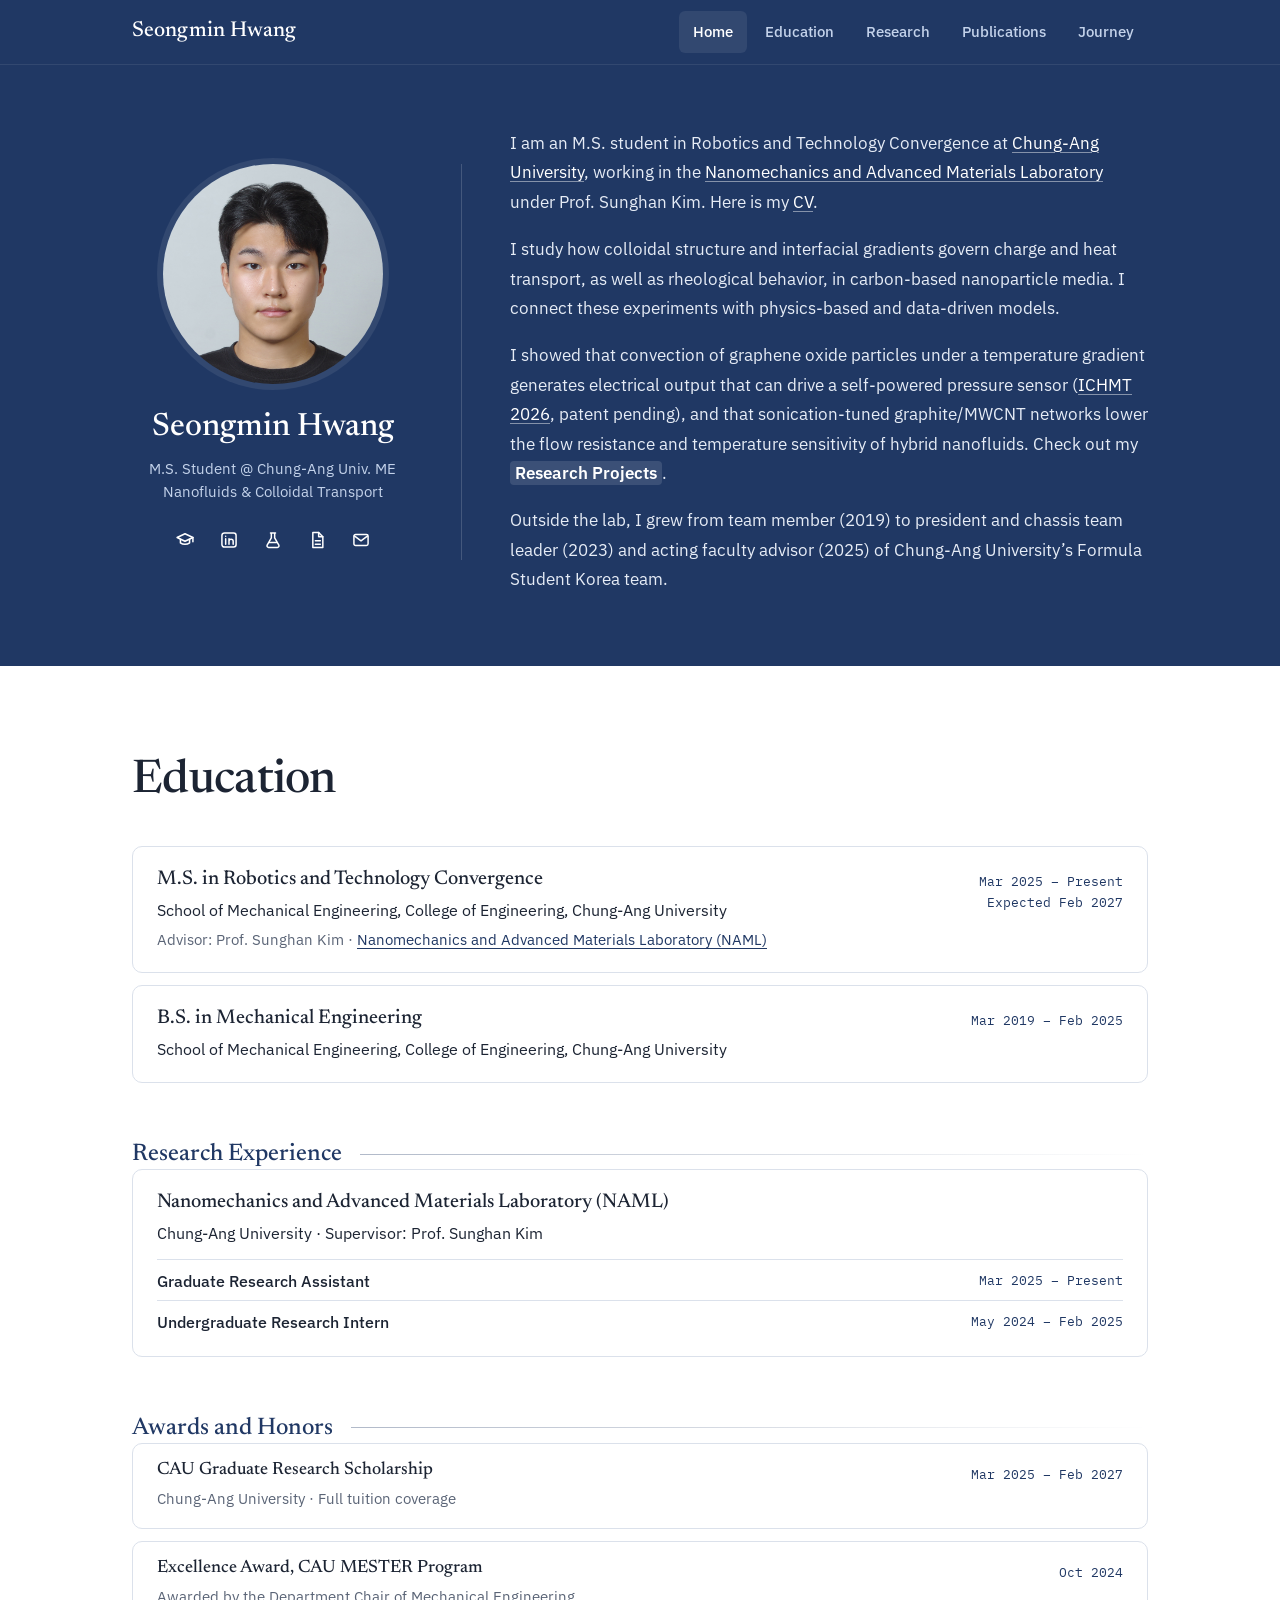
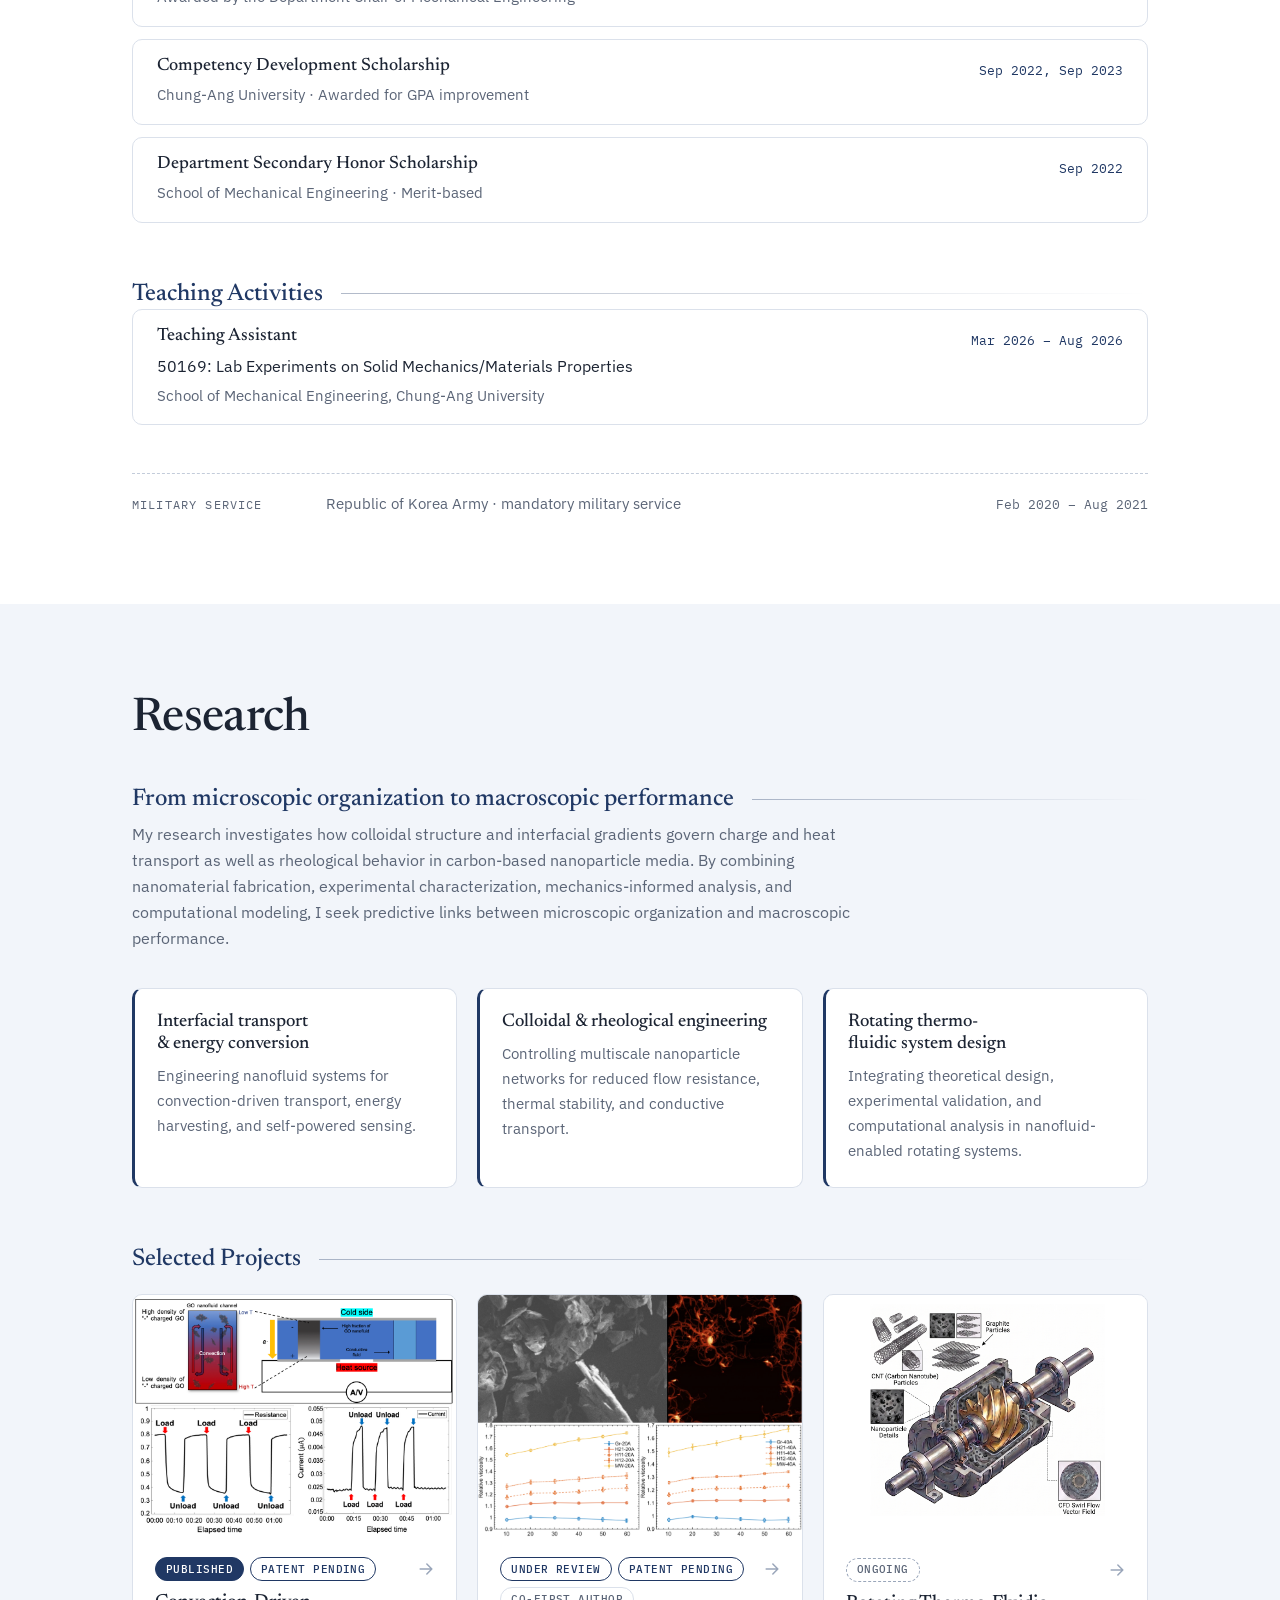
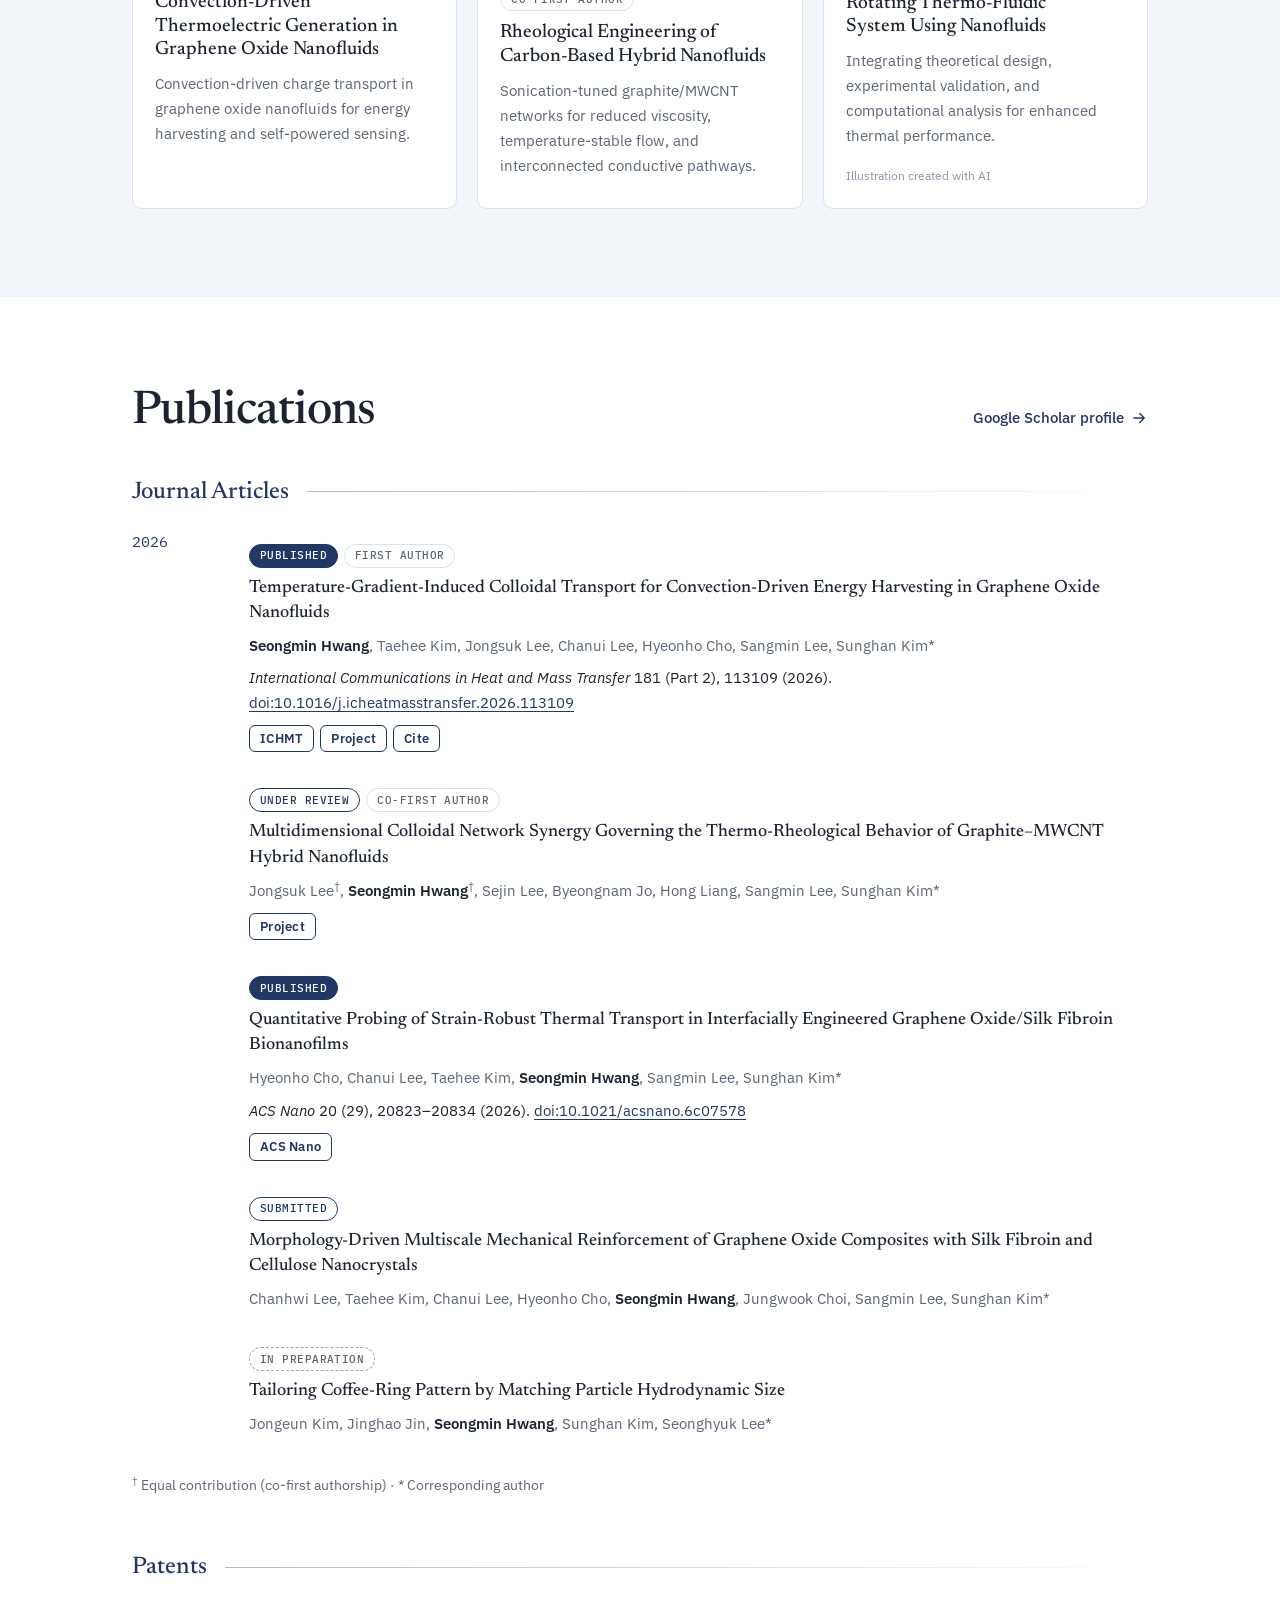
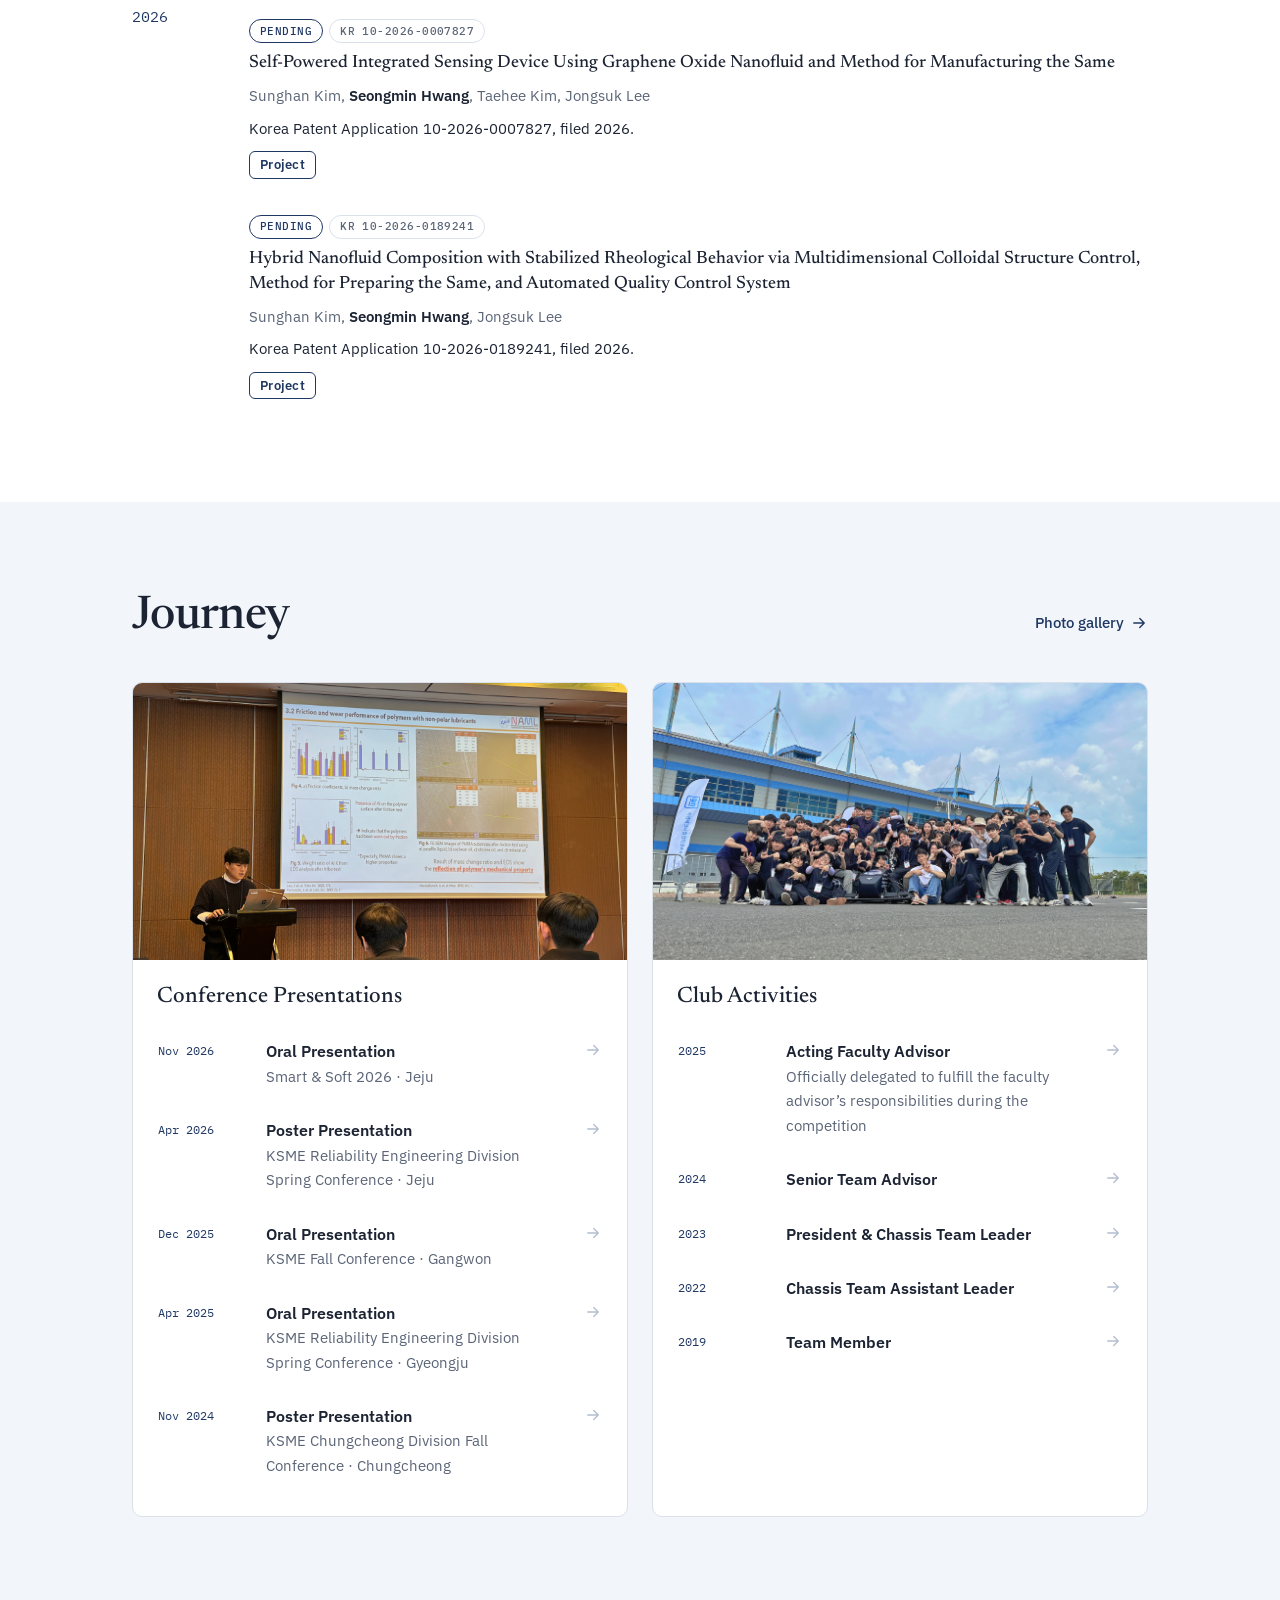
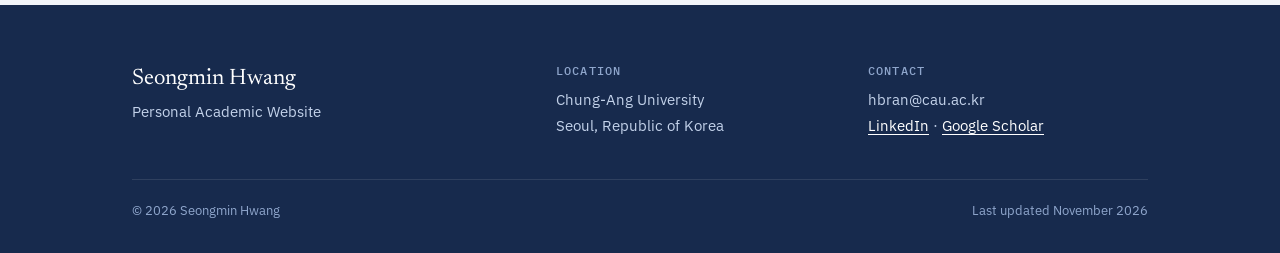
<file: index.html>
<!DOCTYPE html>
<html lang="en">
<head>
	<meta charset="UTF-8">
	<meta name="viewport" content="width=device-width, initial-scale=1">
	<title>Seongmin Hwang</title>
	<meta name="description" content="Seongmin Hwang, M.S. student at Chung-Ang University (NAML). Research on colloidal structure, interfacial transport, and rheology of carbon-based nanofluids.">
	<meta property="og:title" content="Seongmin Hwang | Personal Academic Website">
	<meta property="og:description" content="Nanofluids, colloidal and rheological engineering, and multiphysics transport modeling at Chung-Ang University.">
	<meta property="og:type" content="website">
	<meta property="og:image" content="images/profile.jpg">
	<link rel="icon" href="data:image/svg+xml,%3Csvg xmlns='http://www.w3.org/2000/svg' viewBox='0 0 64 64'%3E%3Crect width='64' height='64' rx='12' fill='%23203864'/%3E%3Ctext x='32' y='42' text-anchor='middle' font-family='Georgia,serif' font-size='28' fill='white'%3ESH%3C/text%3E%3C/svg%3E">
	<link rel="preconnect" href="https://fonts.googleapis.com">
	<link rel="preconnect" href="https://fonts.gstatic.com" crossorigin>
	<link rel="stylesheet" href="https://fonts.googleapis.com/css2?family=IBM+Plex+Mono:wght@500&amp;family=IBM+Plex+Sans:wght@400;500;600&amp;family=Newsreader:ital,opsz,wght@0,6..72,400;0,6..72,500;1,6..72,400&amp;display=swap">
	<link rel="stylesheet" href="assets/site.css">
</head>
<body>
	<svg width="0" height="0" style="position:absolute" aria-hidden="true">
		<symbol id="i-cv" viewBox="0 0 24 24">
			<path d="M7 3h7l5 5v13H7z"/>
			<path d="M14 3v5h5"/>
			<path d="M10 13h6M10 17h6"/>
		</symbol>
		<symbol id="i-mail" viewBox="0 0 24 24">
			<rect x="3.5" y="5.5" width="17" height="13" rx="2"/>
			<path d="m4 7 8 6 8-6"/>
		</symbol>
		<symbol id="i-in" viewBox="0 0 24 24">
			<rect x="3.5" y="3.5" width="17" height="17" rx="3"/>
			<path d="M8 10.5V17M8 7.5v.01M12 17v-6.5M12 13.5a2.5 2.5 0 0 1 5 0V17"/>
		</symbol>
		<symbol id="i-scholar" viewBox="0 0 24 24">
			<path d="M2.5 9 12 4.5 21.5 9 12 13.5z"/>
			<path d="M6.5 11v4.5c3 2.2 8 2.2 11 0V11"/>
			<path d="M21.5 9v5"/>
		</symbol>
		<symbol id="i-lab" viewBox="0 0 24 24">
			<path d="M9 3.5h6M10 3.5v6l-5 8.6A2 2 0 0 0 6.7 21h10.6a2 2 0 0 0 1.7-2.9L14 9.5v-6"/>
			<path d="M7.6 15h8.8"/>
		</symbol>
		<symbol id="i-arrow" viewBox="0 0 24 24">
			<path d="M5 12h14M13 6l6 6-6 6"/>
		</symbol>
		<symbol id="i-menu" viewBox="0 0 24 24">
			<path d="M4 7h16M4 12h16M4 17h16"/>
		</symbol>
	</svg>

	<header class="site-header">
		<div class="wrap bar">
			<a class="brand" href="#top">Seongmin Hwang</a>
			<button class="menu-btn" type="button" aria-expanded="false" aria-controls="site-nav">
				<svg class="i"><use href="#i-menu"/></svg>
				Menu
			</button>
			<nav id="site-nav" class="nav" aria-label="Main">
				<a href="#top">Home</a>
				<a href="#education">Education</a>
				<a href="#research">Research</a>
				<a href="#publications">Publications</a>
				<a href="#journey">Journey</a>
			</nav>
		</div>
	</header>

	<main>
		<!-- Home -->
		<section class="hero" id="top">
			<div class="wrap intro">
				<div class="id-card">
					<figure class="frame portrait" data-label="images/profile.jpg">
						<img src="images/profile.jpg" alt="Portrait of Seongmin Hwang" onerror="this.remove()">
					</figure>
					<h1>Seongmin Hwang</h1>
					<p class="tagline">
						M.S. Student @ Chung-Ang Univ. ME<br>
						Nanofluids &amp; Colloidal Transport
					</p>
					<ul class="icon-links">
						<li>
							<a href="https://scholar.google.com/citations?user=pq1QQA0AAAAJ&amp;hl=ko" aria-label="Google Scholar" title="Google Scholar">
								<svg class="i"><use href="#i-scholar"/></svg>
							</a>
						</li>
						<li>
							<a href="https://www.linkedin.com/in/seongmin-hwang-961566338/" aria-label="LinkedIn" title="LinkedIn">
								<svg class="i"><use href="#i-in"/></svg>
							</a>
						</li>
						<li>
							<a href="https://www.namlcau.com/" aria-label="NAML lab website" title="NAML Lab">
								<svg class="i"><use href="#i-lab"/></svg>
							</a>
						</li>
						<li>
							<a href="https://drive.google.com/file/d/1NrIBhQO7AXUcRpvlf4sNOqcQjbE2rR7X/view?usp=sharing" aria-label="CV (PDF)" title="CV (PDF)">
								<svg class="i"><use href="#i-cv"/></svg>
							</a>
						</li>
						<li>
							<a href="mailto:hbran@cau.ac.kr" aria-label="Email hbran@cau.ac.kr" title="hbran@cau.ac.kr">
								<svg class="i"><use href="#i-mail"/></svg>
							</a>
						</li>
					</ul>
				</div>
				<div class="bio">
					<p>
						I am an M.S. student in Robotics and Technology Convergence at
						<a href="https://www.cau.ac.kr/">Chung-Ang University</a>, working in the
						<a href="https://www.namlcau.com/">Nanomechanics and Advanced Materials Laboratory</a> under Prof. Sunghan Kim. Here is my
						<a href="https://drive.google.com/file/d/1NrIBhQO7AXUcRpvlf4sNOqcQjbE2rR7X/view?usp=sharing">CV</a>.
					</p>
					<p>
						I study how colloidal structure and interfacial gradients govern charge and heat transport, as well as rheological behavior, in carbon-based nanoparticle media. I connect these experiments with physics-based and data-driven models.
					</p>
					<p>
						I showed that convection of graphene oxide particles under a temperature gradient generates electrical output that can drive a self-powered pressure sensor (<a href="https://doi.org/10.1016/j.icheatmasstransfer.2026.113109">ICHMT 2026</a>, patent pending), and that sonication-tuned graphite/MWCNT networks lower the flow resistance and temperature sensitivity of hybrid nanofluids. Check out my
						<a class="em" href="#research">Research Projects</a>.
					</p>
					<p>
						Outside the lab, I grew from team member (2019) to president and chassis team leader (2023) and acting faculty advisor (2025) of Chung-Ang University’s Formula Student Korea team.
					</p>
				</div>
			</div>
		</section>

		<!-- Education -->
		<section class="section" id="education">
			<div class="wrap">
				<div class="section-head">
					<h2>Education</h2>
				</div>
				<div class="stack">
					<article class="row-card">
						<div class="rc-main">
							<h3>M.S. in Robotics and Technology Convergence</h3>
							<p>
								School of Mechanical Engineering, College of Engineering, Chung-Ang University
							</p>
							<p class="rc-note">
								Advisor: Prof. Sunghan Kim ·
								<a href="https://www.namlcau.com/">Nanomechanics and Advanced Materials Laboratory (NAML)</a>
							</p>
						</div>
						<span class="when">
							Mar 2025 – Present<br>
							Expected Feb 2027
						</span>
					</article>
					<article class="row-card">
						<div class="rc-main">
							<h3>B.S. in Mechanical Engineering</h3>
							<p>
								School of Mechanical Engineering, College of Engineering, Chung-Ang University
							</p>
						</div>
						<span class="when">Mar 2019 – Feb 2025</span>
					</article>
				</div>
				<div class="sub-block">
					<h3 class="subhead">Research Experience</h3>
					<div class="stack">
						<article class="row-card full">
							<div class="rc-main">
								<h3>Nanomechanics and Advanced Materials Laboratory (NAML)</h3>
								<p>Chung-Ang University · Supervisor: Prof. Sunghan Kim</p>
								<ul class="rc-roles">
									<li>
										<span>Graduate Research Assistant</span>
										<span class="when">Mar 2025 – Present</span>
									</li>
									<li>
										<span>Undergraduate Research Intern</span>
										<span class="when">May 2024 – Feb 2025</span>
									</li>
								</ul>
							</div>
						</article>
					</div>
				</div>
				<div class="sub-block">
					<h3 class="subhead">Awards and Honors</h3>
					<div class="stack">
						<article class="row-card compact">
							<div class="rc-main">
								<h3>CAU Graduate Research Scholarship</h3>
								<p class="rc-note">Chung-Ang University · Full tuition coverage</p>
							</div>
							<span class="when">Mar 2025 – Feb 2027</span>
						</article>
						<article class="row-card compact">
							<div class="rc-main">
								<h3>Excellence Award, CAU MESTER Program</h3>
								<p class="rc-note">
									Awarded by the Department Chair of Mechanical Engineering
								</p>
							</div>
							<span class="when">Oct 2024</span>
						</article>
						<article class="row-card compact">
							<div class="rc-main">
								<h3>Competency Development Scholarship</h3>
								<p class="rc-note">
									Chung-Ang University · Awarded for GPA improvement
								</p>
							</div>
							<span class="when">Sep 2022, Sep 2023</span>
						</article>
						<article class="row-card compact">
							<div class="rc-main">
								<h3>Department Secondary Honor Scholarship</h3>
								<p class="rc-note">
									School of Mechanical Engineering · Merit-based
								</p>
							</div>
							<span class="when">Sep 2022</span>
						</article>
					</div>
				</div>
				<div class="sub-block">
					<h3 class="subhead">Teaching Activities</h3>
					<div class="stack">
						<article class="row-card compact">
							<div class="rc-main">
								<h3>Teaching Assistant</h3>
								<p>
									50169: Lab Experiments on Solid Mechanics/Materials Properties
								</p>
								<p class="rc-note">
									School of Mechanical Engineering, Chung-Ang University
								</p>
							</div>
							<span class="when">Mar 2026 – Aug 2026</span>
						</article>
					</div>
				</div>
				<div class="service-note">
					<span class="sn-label">Military Service</span>
					<span>Republic of Korea Army · mandatory military service</span>
					<span class="when">Feb 2020 – Aug 2021</span>
				</div>
			</div>
		</section>

		<!-- Research -->
		<section class="section wash" id="research">
			<div class="wrap">
				<div class="section-head">
					<h2>Research</h2>
				</div>
				<div class="sub-block first">
					<h3 class="subhead">
						From microscopic organization to macroscopic performance
					</h3>
					<p class="subhead-desc">
						My research investigates how colloidal structure and interfacial gradients govern charge and heat transport as well as rheological behavior in carbon-based nanoparticle media. By combining nanomaterial fabrication, experimental characterization, mechanics-informed analysis, and computational modeling, I seek predictive links between microscopic organization and macroscopic performance.
					</p>
				</div>
				<div class="themes">
					<div class="theme">
						<h3>Interfacial transport &amp; energy conversion</h3>
						<p>
							Engineering nanofluid systems for convection-driven transport, energy harvesting, and self-powered sensing.
						</p>
					</div>
					<div class="theme">
						<h3>Colloidal &amp; rheological engineering</h3>
						<p>
							Controlling multiscale nanoparticle networks for reduced flow resistance, thermal stability, and conductive transport.
						</p>
					</div>
					<div class="theme">
						<h3>Rotating thermo-fluidic system design</h3>
						<p>
							Integrating theoretical design, experimental validation, and computational analysis in nanofluid-enabled rotating systems.
						</p>
					</div>
				</div>
				<div class="sub-block">
					<h3 class="subhead">Selected Projects</h3>
				</div>
				<div class="projects">
					<a class="project" href="research/thermoelectric.html">
						<figure class="frame" data-label="images/research/thermoelectric-go.png">
							<img src="images/research/thermoelectric-go.png" alt="Illustration of convection-driven charge transport in graphene oxide nanofluids" onerror="this.remove()">
						</figure>
						<div class="project-body">
							<svg class="i go-icon" aria-hidden="true"><use href="#i-arrow"/></svg>
							<div class="chips">
								<span class="chip solid">Published</span>
								<span class="chip">Patent pending</span>
							</div>
							<h3>
								Convection-Driven Thermoelectric Generation in Graphene Oxide Nanofluids
							</h3>
							<p>
								Convection-driven charge transport in graphene oxide nanofluids for energy harvesting and self-powered sensing.
							</p>
						</div>
					</a>
					<a class="project" href="research/rheology.html">
						<figure class="frame" data-label="images/research/hybrid-rheology.png">
							<img src="images/research/hybrid-rheology.png" alt="Illustration of graphite and MWCNT hybrid nanoparticle networks" onerror="this.remove()">
						</figure>
						<div class="project-body">
							<svg class="i go-icon" aria-hidden="true"><use href="#i-arrow"/></svg>
							<div class="chips">
								<span class="chip">Under review</span>
								<span class="chip">Patent pending</span>
								<span class="chip soft">Co-first author</span>
							</div>
							<h3>Rheological Engineering of Carbon-Based Hybrid Nanofluids</h3>
							<p>
								Sonication-tuned graphite/MWCNT networks for reduced viscosity, temperature-stable flow, and interconnected conductive pathways.
							</p>
						</div>
					</a>
					<a class="project" href="research/rotating.html">
						<figure class="frame contain" data-label="images/research/rotating-system.png">
							<img src="images/research/rotating-system.png" alt="Illustration of a rotating thermo-fluidic system using nanofluids" onerror="this.remove()">
						</figure>
						<div class="project-body">
							<svg class="i go-icon" aria-hidden="true"><use href="#i-arrow"/></svg>
							<div class="chips">
								<span class="chip dashed">Ongoing</span>
							</div>
							<h3>Rotating Thermo-Fluidic System Using Nanofluids</h3>
							<p>
								Integrating theoretical design, experimental validation, and computational analysis for enhanced thermal performance.
							</p>
							<p class="ai-note">Illustration created with AI</p>
						</div>
					</a>
				</div>
			</div>
		</section>

		<!-- Publications -->
		<section class="section" id="publications">
			<div class="wrap">
				<div class="section-head">
					<h2>Publications</h2>
					<a class="more" href="https://scholar.google.com/citations?user=pq1QQA0AAAAJ&amp;hl=ko">
						Google Scholar profile
						<svg class="i"><use href="#i-arrow"/></svg>
					</a>
				</div>
				<div class="pub-group">
					<h3 class="subhead">Journal Articles</h3>
					<div class="year-block">
						<span class="year">2026</span>
						<ol class="pubs">
							<li>
								<div class="chips">
									<span class="chip solid">Published</span>
									<span class="chip soft">First author</span>
								</div>
								<p class="pub-title">
									Temperature-Gradient-Induced Colloidal Transport for Convection-Driven Energy Harvesting in Graphene Oxide Nanofluids
								</p>
								<p class="authors">
									<b>Seongmin Hwang</b>, Taehee Kim, Jongsuk Lee, Chanui Lee, Hyeonho Cho, Sangmin Lee, Sunghan Kim*
								</p>
								<p class="venue">
									<em>International Communications in Heat and Mass Transfer</em> 181 (Part 2), 113109 (2026).
									<a href="https://doi.org/10.1016/j.icheatmasstransfer.2026.113109">doi:10.1016/j.icheatmasstransfer.2026.113109</a>
								</p>
								<div class="pub-links">
									<a href="https://doi.org/10.1016/j.icheatmasstransfer.2026.113109">ICHMT</a>
									<a href="research/thermoelectric.html">Project</a>
									<a href="research/thermoelectric.html#cite">Cite</a>
								</div>
							</li>
							<li>
								<div class="chips">
									<span class="chip">Under review</span>
									<span class="chip soft">Co-first author</span>
								</div>
								<p class="pub-title">
									Multidimensional Colloidal Network Synergy Governing the Thermo-Rheological Behavior of Graphite–MWCNT Hybrid Nanofluids
								</p>
								<p class="authors">
									Jongsuk Lee<sup>†</sup>, <b>Seongmin Hwang</b><sup>†</sup>, Sejin Lee, Byeongnam Jo, Hong Liang, Sangmin Lee, Sunghan Kim*
								</p>
								<div class="pub-links">
									<a href="research/rheology.html">Project</a>
								</div>
							</li>
							<li>
								<div class="chips">
									<span class="chip solid">Published</span>
								</div>
								<p class="pub-title">
									Quantitative Probing of Strain-Robust Thermal Transport in Interfacially Engineered Graphene Oxide/Silk Fibroin Bionanofilms
								</p>
								<p class="authors">
									Hyeonho Cho, Chanui Lee, Taehee Kim, <b>Seongmin Hwang</b>, Sangmin Lee, Sunghan Kim*
								</p>
								<p class="venue">
									<em>ACS Nano</em> 20 (29), 20823–20834 (2026).
									<a href="https://doi.org/10.1021/acsnano.6c07578">doi:10.1021/acsnano.6c07578</a>
								</p>
								<div class="pub-links">
									<a href="https://doi.org/10.1021/acsnano.6c07578">ACS Nano</a>
								</div>
							</li>
							<li>
								<div class="chips">
									<span class="chip">Submitted</span>
								</div>
								<p class="pub-title">
									Morphology-Driven Multiscale Mechanical Reinforcement of Graphene Oxide Composites with Silk Fibroin and Cellulose Nanocrystals
								</p>
								<p class="authors">
									Chanhwi Lee, Taehee Kim, Chanui Lee, Hyeonho Cho, <b>Seongmin Hwang</b>, Jungwook Choi, Sangmin Lee, Sunghan Kim*
								</p>
							</li>
							<li>
								<div class="chips">
									<span class="chip dashed">In preparation</span>
								</div>
								<p class="pub-title">
									Tailoring Coffee-Ring Pattern by Matching Particle Hydrodynamic Size
								</p>
								<p class="authors">
									Jongeun Kim, Jinghao Jin, <b>Seongmin Hwang</b>, Sunghan Kim, Seonghyuk Lee*
								</p>
							</li>
						</ol>
					</div>
					<p class="legend">
						<sup>†</sup> Equal contribution (co-first authorship) · * Corresponding author
					</p>
				</div>
				<div class="pub-group">
					<h3 class="subhead">Patents</h3>
					<div class="year-block">
						<span class="year">2026</span>
						<ol class="pubs">
							<li>
								<div class="chips">
									<span class="chip">Pending</span>
									<span class="chip soft">KR 10-2026-0007827</span>
								</div>
								<p class="pub-title">
									Self-Powered Integrated Sensing Device Using Graphene Oxide Nanofluid and Method for Manufacturing the Same
								</p>
								<p class="authors">
									Sunghan Kim, <b>Seongmin Hwang</b>, Taehee Kim, Jongsuk Lee
								</p>
								<p class="venue">
									Korea Patent Application 10-2026-0007827, filed 2026.
								</p>
								<div class="pub-links">
									<a href="research/thermoelectric.html">Project</a>
								</div>
							</li>
							<li>
								<div class="chips">
									<span class="chip">Pending</span>
									<span class="chip soft">KR 10-2026-0189241</span>
								</div>
								<p class="pub-title">
									Hybrid Nanofluid Composition with Stabilized Rheological Behavior via Multidimensional Colloidal Structure Control, Method for Preparing the Same, and Automated Quality Control System
								</p>
								<p class="authors">
									Sunghan Kim, <b>Seongmin Hwang</b>, Jongsuk Lee
								</p>
								<p class="venue">
									Korea Patent Application 10-2026-0189241, filed 2026.
								</p>
								<div class="pub-links">
									<a href="research/rheology.html">Project</a>
								</div>
							</li>
						</ol>
					</div>
				</div>
			</div>
		</section>

		<!-- Journey -->
		<section class="section wash" id="journey">
			<div class="wrap">
				<div class="section-head">
					<h2>Journey</h2>
					<a class="more" href="gallery.html">
						Photo gallery
						<svg class="i"><use href="#i-arrow"/></svg>
					</a>
				</div>
				<div class="act-grid">
					<article class="act">
						<figure class="frame" data-label="images/activities/conference-cover.jpg">
							<img src="images/activities/conference-cover.jpg" alt="Giving an oral presentation at a conference" onerror="this.remove()">
						</figure>
						<div class="act-body">
							<h3>Conference Presentations</h3>
							<ol class="timeline">
								<li>
									<a class="tl" href="gallery.html#2026-11-smart-soft">
										<span class="when">Nov 2026</span>
										<span class="what">
											<strong>Oral Presentation</strong>
											<span>Smart &amp; Soft 2026 · Jeju</span>
										</span>
										<svg class="i tl-go" aria-hidden="true"><use href="#i-arrow"/></svg>
									</a>
								</li>
								<li>
									<a class="tl" href="gallery.html#2026-04-ksme-reliability">
										<span class="when">Apr 2026</span>
										<span class="what">
											<strong>Poster Presentation</strong>
											<span>KSME Reliability Engineering Division Spring Conference · Jeju</span>
										</span>
										<svg class="i tl-go" aria-hidden="true"><use href="#i-arrow"/></svg>
									</a>
								</li>
								<li>
									<a class="tl" href="gallery.html#2025-12-ksme-fall">
										<span class="when">Dec 2025</span>
										<span class="what">
											<strong>Oral Presentation</strong>
											<span>KSME Fall Conference · Gangwon</span>
										</span>
										<svg class="i tl-go" aria-hidden="true"><use href="#i-arrow"/></svg>
									</a>
								</li>
								<li>
									<a class="tl" href="gallery.html#2025-04-ksme-reliability">
										<span class="when">Apr 2025</span>
										<span class="what">
											<strong>Oral Presentation</strong>
											<span>KSME Reliability Engineering Division Spring Conference · Gyeongju</span>
										</span>
										<svg class="i tl-go" aria-hidden="true"><use href="#i-arrow"/></svg>
									</a>
								</li>
								<li>
									<a class="tl" href="gallery.html#2024-11-ksme-chungcheong">
										<span class="when">Nov 2024</span>
										<span class="what">
											<strong>Poster Presentation</strong>
											<span>KSME Chungcheong Division Fall Conference · Chungcheong</span>
										</span>
										<svg class="i tl-go" aria-hidden="true"><use href="#i-arrow"/></svg>
									</a>
								</li>
							</ol>
						</div>
					</article>
					<article class="act">
						<figure class="frame" data-label="images/activities/fsk-cover.jpg">
							<img src="images/activities/fsk-cover.jpg" alt="Formula Student team photo at the competition" onerror="this.remove()">
						</figure>
						<div class="act-body">
							<h3>Club Activities</h3>
							<ol class="timeline">
								<li>
									<a class="tl" href="gallery.html#formula-student">
										<span class="when">2025</span>
										<span class="what">
											<strong>Acting Faculty Advisor</strong>
											<span>Officially delegated to fulfill the faculty advisor’s responsibilities during the competition</span>
										</span>
										<svg class="i tl-go" aria-hidden="true"><use href="#i-arrow"/></svg>
									</a>
								</li>
								<li>
									<a class="tl" href="gallery.html#formula-student">
										<span class="when">2024</span>
										<span class="what">
											<strong>Senior Team Advisor</strong>
										</span>
										<svg class="i tl-go" aria-hidden="true"><use href="#i-arrow"/></svg>
									</a>
								</li>
								<li>
									<a class="tl" href="gallery.html#formula-student">
										<span class="when">2023</span>
										<span class="what">
											<strong>President &amp; Chassis Team Leader</strong>
										</span>
										<svg class="i tl-go" aria-hidden="true"><use href="#i-arrow"/></svg>
									</a>
								</li>
								<li>
									<a class="tl" href="gallery.html#formula-student">
										<span class="when">2022</span>
										<span class="what">
											<strong>Chassis Team Assistant Leader</strong>
										</span>
										<svg class="i tl-go" aria-hidden="true"><use href="#i-arrow"/></svg>
									</a>
								</li>
								<li>
									<a class="tl" href="gallery.html#formula-student">
										<span class="when">2019</span>
										<span class="what">
											<strong>Team Member</strong>
										</span>
										<svg class="i tl-go" aria-hidden="true"><use href="#i-arrow"/></svg>
									</a>
								</li>
							</ol>
						</div>
					</article>
				</div>
			</div>
		</section>
	</main>

	<footer class="site-footer">
		<div class="wrap">
			<div class="foot-grid">
				<div>
					<p class="name">Seongmin Hwang</p>
					<p>Personal Academic Website</p>
				</div>
				<div>
					<h4>Location</h4>
					<p>Chung-Ang University</p>
					<p>Seoul, Republic of Korea</p>
				</div>
				<div>
					<h4>Contact</h4>
					<p>hbran@cau.ac.kr</p>
					<p>
						<a href="https://www.linkedin.com/in/seongmin-hwang-961566338/">LinkedIn</a> ·
						<a href="https://scholar.google.com/citations?user=pq1QQA0AAAAJ&amp;hl=ko">Google Scholar</a>
					</p>
				</div>
			</div>
			<div class="foot-bottom">
				<span>© 2026 Seongmin Hwang</span>
				<span>Last updated November 2026</span>
			</div>
		</div>
	</footer>

	<script src="assets/site.js"></script>
</body>
</html>
</file>
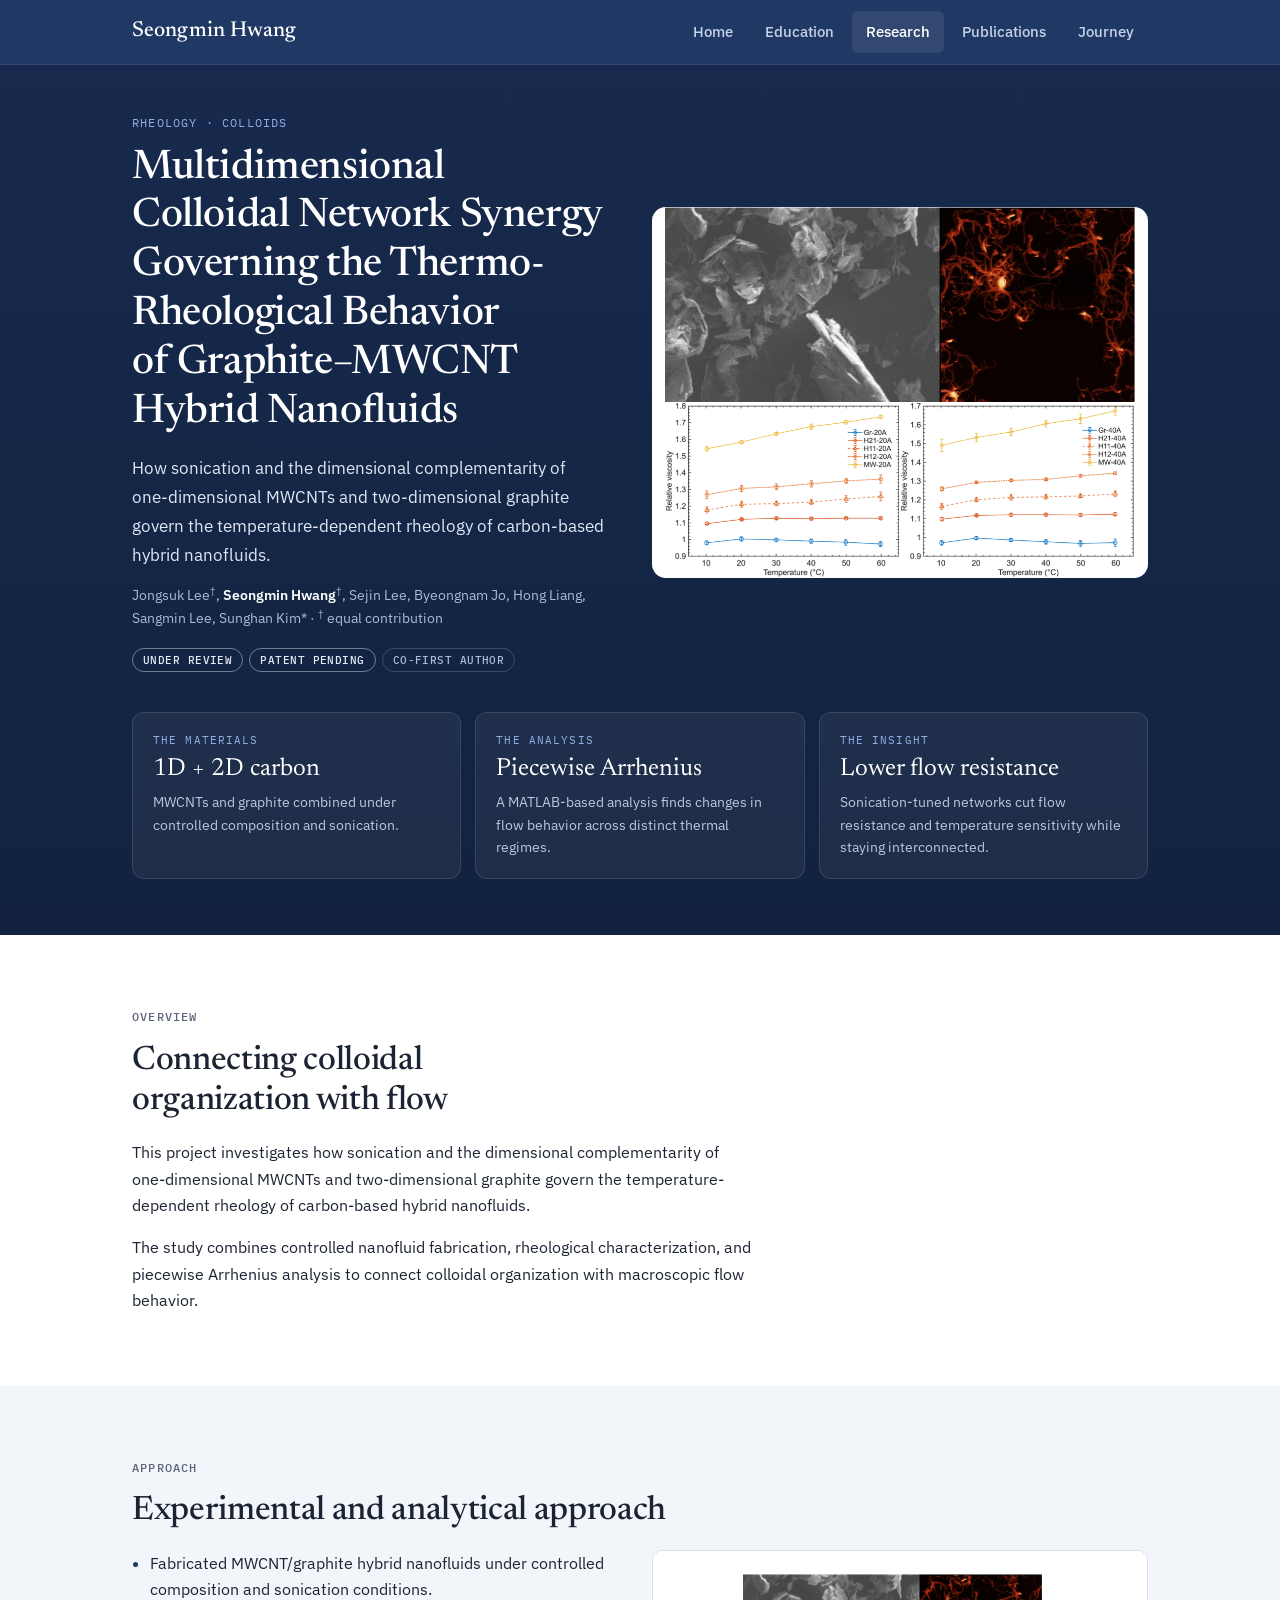
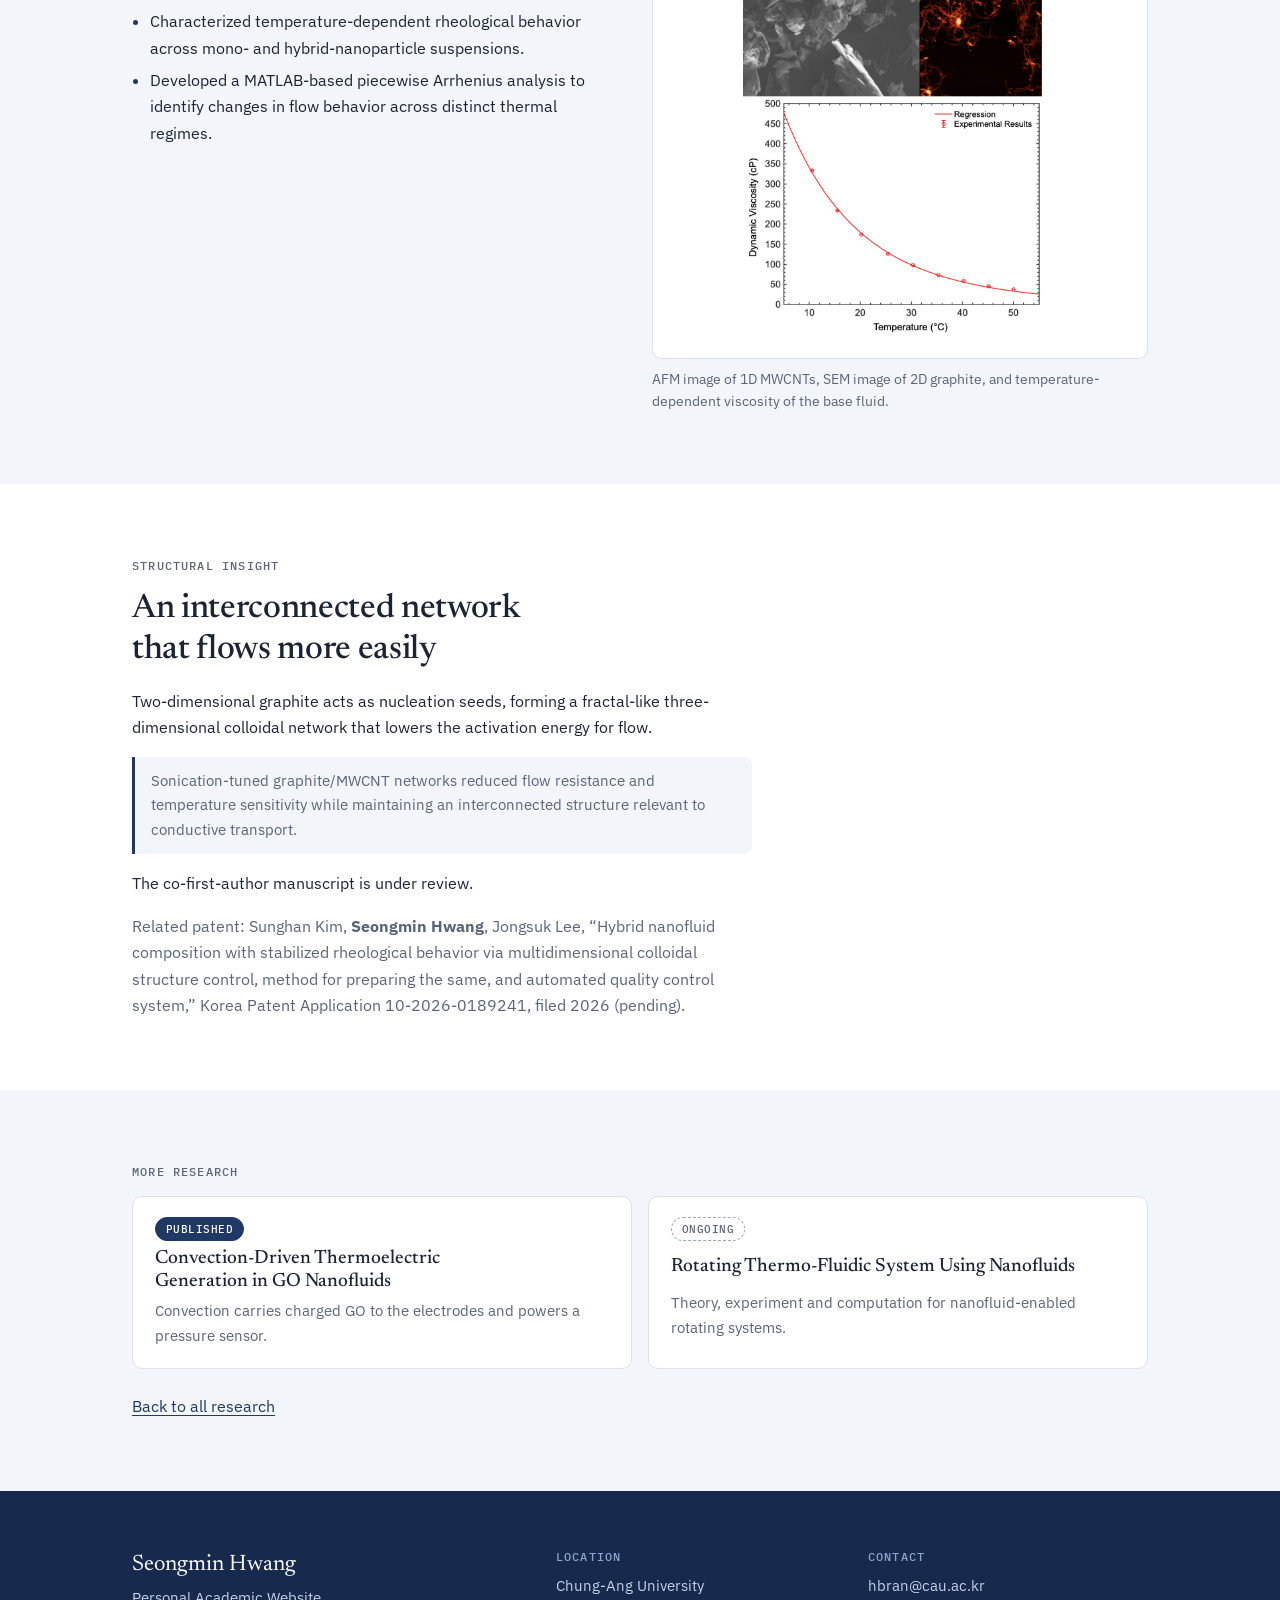
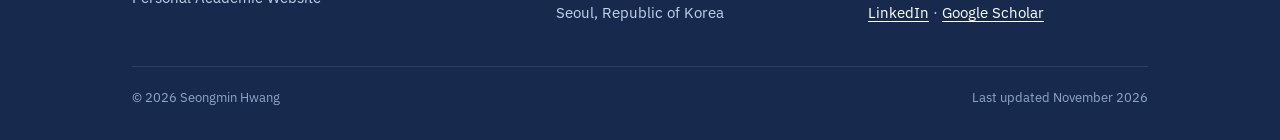
<file: research/rheology.html>
<!DOCTYPE html>
<html lang="en">
<head>
	<meta charset="UTF-8">
	<meta name="viewport" content="width=device-width, initial-scale=1">
	<title>Hybrid Nanofluid Rheology · Seongmin Hwang</title>
	<meta name="description" content="How sonication and 1D/2D carbon networks govern the temperature-dependent rheology of MWCNT/graphite hybrid nanofluids.">
	<link rel="icon" href="data:image/svg+xml,%3Csvg xmlns='http://www.w3.org/2000/svg' viewBox='0 0 64 64'%3E%3Crect width='64' height='64' rx='12' fill='%23203864'/%3E%3Ctext x='32' y='42' text-anchor='middle' font-family='Georgia,serif' font-size='28' fill='white'%3ESH%3C/text%3E%3C/svg%3E">
	<link rel="preconnect" href="https://fonts.googleapis.com">
	<link rel="preconnect" href="https://fonts.gstatic.com" crossorigin>
	<link rel="stylesheet" href="https://fonts.googleapis.com/css2?family=IBM+Plex+Mono:wght@500&amp;family=IBM+Plex+Sans:wght@400;500;600&amp;family=Newsreader:ital,opsz,wght@0,6..72,400;0,6..72,500;1,6..72,400&amp;display=swap">
	<link rel="stylesheet" href="../assets/site.css">
	<link rel="stylesheet" href="../assets/project.css">
</head>
<body data-page="sub">
	<script>
		// Open at the top from the first frame (unless a #section is requested)
		if (!location.hash) {
			if ('scrollRestoration' in history) history.scrollRestoration = 'manual';
			try {
				document.body.scrollIntoView({ block: 'start', behavior: 'instant' });
			} catch (e) {}
		}
	</script>
	<svg width="0" height="0" style="position:absolute" aria-hidden="true">
		<symbol id="i-menu" viewBox="0 0 24 24">
			<path d="M4 7h16M4 12h16M4 17h16"/>
		</symbol>
		<symbol id="i-back" viewBox="0 0 24 24">
			<path d="M19 12H5M11 6l-6 6 6 6"/>
		</symbol>
		<symbol id="i-arrow" viewBox="0 0 24 24">
			<path d="M5 12h14M13 6l6 6-6 6"/>
		</symbol>
		<symbol id="i-pdf" viewBox="0 0 24 24">
			<path d="M7 3h7l5 5v13H7z"/>
			<path d="M14 3v5h5"/>
			<path d="M10 13h6M10 17h6"/>
		</symbol>
		<symbol id="i-ext" viewBox="0 0 24 24">
			<path d="M14 4h6v6M20 4l-9 9M18 14v6H4V6h6"/>
		</symbol>
		<symbol id="i-quote" viewBox="0 0 24 24">
			<path d="M6 17c-1.7 0-3-1.3-3-3V11c0-3 2-5 5-6M15 17c-1.7 0-3-1.3-3-3V11c0-3 2-5 5-6"/>
			<path d="M3 11h4v6H3zM12 11h4v6h-4z"/>
		</symbol>
		<symbol id="i-patent" viewBox="0 0 24 24">
			<circle cx="12" cy="9" r="5"/>
			<path d="M9 13.5 7.5 21l4.5-2.5 4.5 2.5L15 13.5"/>
		</symbol>
	</svg>

	<header class="site-header">
		<div class="wrap bar">
			<a class="brand" href="../index.html">Seongmin Hwang</a>
			<button class="menu-btn" type="button" aria-expanded="false" aria-controls="site-nav">
				<svg class="i"><use href="#i-menu"/></svg>
				Menu
			</button>
			<nav id="site-nav" class="nav" aria-label="Main">
				<a href="../index.html#top">Home</a>
				<a href="../index.html#education">Education</a>
				<a href="../index.html#research" aria-current="true">Research</a>
				<a href="../index.html#publications">Publications</a>
				<a href="../index.html#journey">Journey</a>
			</nav>
		</div>
	</header>

	<main>
		<!-- Hero -->
		<section class="p-hero">
			<div class="wrap">
				<div class="p-hero-grid">
					<div>
						<p class="p-kicker">Rheology · Colloids</p>
						<h1>
							Multidimensional Colloidal Network Synergy Governing the Thermo-Rheological Behavior of Graphite–MWCNT Hybrid Nanofluids
						</h1>
						<p class="p-sub">
							How sonication and the dimensional complementarity of one-dimensional MWCNTs and two-dimensional graphite govern the temperature-dependent rheology of carbon-based hybrid nanofluids.
						</p>
						<p class="p-authors">
							Jongsuk Lee<sup>†</sup>, <b>Seongmin Hwang</b><sup>†</sup>, Sejin Lee, Byeongnam Jo, Hong Liang, Sangmin Lee, Sunghan Kim* · <sup>†</sup> equal contribution
						</p>
						<div class="chips">
							<span class="chip">Under review</span>
							<span class="chip">Patent pending</span>
							<span class="chip soft">Co-first author</span>
						</div>
					</div>
					<div>
						<figure class="frame p-visual contain" data-label="images/research/hybrid-rheology.png">
							<img src="../images/research/hybrid-rheology.png" alt="Illustration of graphite and MWCNT hybrid nanoparticle networks" onerror="this.remove()">
						</figure>
					</div>
				</div>
				<div class="keys">
					<a class="key" href="#approach">
						<span class="k-label">The materials</span>
						<span class="k-big">1D + 2D carbon</span>
						<span class="k-text">MWCNTs and graphite combined under controlled composition and sonication.</span>
					</a>
					<a class="key" href="#approach">
						<span class="k-label">The analysis</span>
						<span class="k-big">Piecewise Arrhenius</span>
						<span class="k-text">A MATLAB-based analysis finds changes in flow behavior across distinct thermal regimes.</span>
					</a>
					<a class="key" href="#insight">
						<span class="k-label">The insight</span>
						<span class="k-big">Lower flow resistance</span>
						<span class="k-text">Sonication-tuned networks cut flow resistance and temperature sensitivity while staying interconnected.</span>
					</a>
				</div>
			</div>
		</section>

		<!-- Overview -->
		<section class="p-sec" id="overview">
			<div class="wrap">
				<p class="label">Overview</p>
				<h2>Connecting colloidal organization with flow</h2>
				<div class="p-text">
					<p>
						This project investigates how sonication and the dimensional complementarity of one-dimensional MWCNTs and two-dimensional graphite govern the temperature-dependent rheology of carbon-based hybrid nanofluids.
					</p>
					<p>
						The study combines controlled nanofluid fabrication, rheological characterization, and piecewise Arrhenius analysis to connect colloidal organization with macroscopic flow behavior.
					</p>
				</div>
			</div>
		</section>

		<!-- Approach -->
		<section class="p-sec wash" id="approach">
			<div class="wrap">
				<p class="label">Approach</p>
				<h2>Experimental and analytical approach</h2>
				<div class="p-grid">
					<div class="p-text">
						<ul>
							<li>
								Fabricated MWCNT/graphite hybrid nanofluids under controlled composition and sonication conditions.
							</li>
							<li>
								Characterized temperature-dependent rheological behavior across mono- and hybrid-nanoparticle suspensions.
							</li>
							<li>
								Developed a MATLAB-based piecewise Arrhenius analysis to identify changes in flow behavior across distinct thermal regimes.
							</li>
						</ul>
					</div>
					<div class="figs">
						<figure class="fig">
							<div class="frame" style="aspect-ratio:1 / 1" data-label="images/research/fig-rheology.png">
								<img src="../images/research/fig-rheology.png" alt="AFM image of 1D MWCNTs, SEM image of 2D graphite, and temperature-dependent viscosity of the base fluid." onload="this.classList.add('static');this.parentNode.style.aspectRatio='auto'" onerror="this.remove()">
							</div>
							<figcaption>
								AFM image of 1D MWCNTs, SEM image of 2D graphite, and temperature-dependent viscosity of the base fluid.
							</figcaption>
						</figure>
					</div>
				</div>
			</div>
		</section>

		<!-- Structural insight -->
		<section class="p-sec" id="insight">
			<div class="wrap">
				<p class="label">Structural insight</p>
				<h2>An interconnected network that flows more easily</h2>
				<div class="p-text">
					<p>
						Two-dimensional graphite acts as nucleation seeds, forming a fractal-like three-dimensional colloidal network that lowers the activation energy for flow.
					</p>
					<p class="callout">
						Sonication-tuned graphite/MWCNT networks reduced flow resistance and temperature sensitivity while maintaining an interconnected structure relevant to conductive transport.
					</p>
					<p>The co-first-author manuscript is under review.</p>
					<p class="muted" id="patent">
						Related patent: Sunghan Kim, <b>Seongmin Hwang</b>, Jongsuk Lee, “Hybrid nanofluid composition with stabilized rheological behavior via multidimensional colloidal structure control, method for preparing the same, and automated quality control system,” Korea Patent Application 10-2026-0189241, filed 2026 (pending).
					</p>
				</div>
			</div>
		</section>
		<section class="p-sec wash" id="more">
			<div class="wrap">
				<p class="label">More research</p>
				<div class="others">
					<a class="other" href="thermoelectric.html">
						<span class="chips">
							<span class="chip solid">Published</span>
						</span>
						<h3>Convection-Driven Thermoelectric Generation in GO Nanofluids</h3>
						<p>
							Convection carries charged GO to the electrodes and powers a pressure sensor.
						</p>
					</a>
					<a class="other" href="rotating.html">
						<span class="chips">
							<span class="chip dashed">Ongoing</span>
						</span>
						<h3>Rotating Thermo-Fluidic System Using Nanofluids</h3>
						<p>
							Theory, experiment and computation for nanofluid-enabled rotating systems.
						</p>
					</a>
				</div>
				<p style="margin-top:24px">
					<a href="../index.html#research">Back to all research</a>
				</p>
			</div>
		</section>
	</main>

	<footer class="site-footer">
		<div class="wrap">
			<div class="foot-grid">
				<div>
					<p class="name">Seongmin Hwang</p>
					<p>Personal Academic Website</p>
				</div>
				<div>
					<h4>Location</h4>
					<p>Chung-Ang University</p>
					<p>Seoul, Republic of Korea</p>
				</div>
				<div>
					<h4>Contact</h4>
					<p>hbran@cau.ac.kr</p>
					<p>
						<a href="https://www.linkedin.com/in/seongmin-hwang-961566338/">LinkedIn</a> ·
						<a href="https://scholar.google.com/citations?user=pq1QQA0AAAAJ&amp;hl=ko">Google Scholar</a>
					</p>
				</div>
			</div>
			<div class="foot-bottom">
				<span>© 2026 Seongmin Hwang</span>
				<span>Last updated November 2026</span>
			</div>
		</div>
	</footer>

	<script src="../assets/site.js"></script>
</body>
</html>
</file>
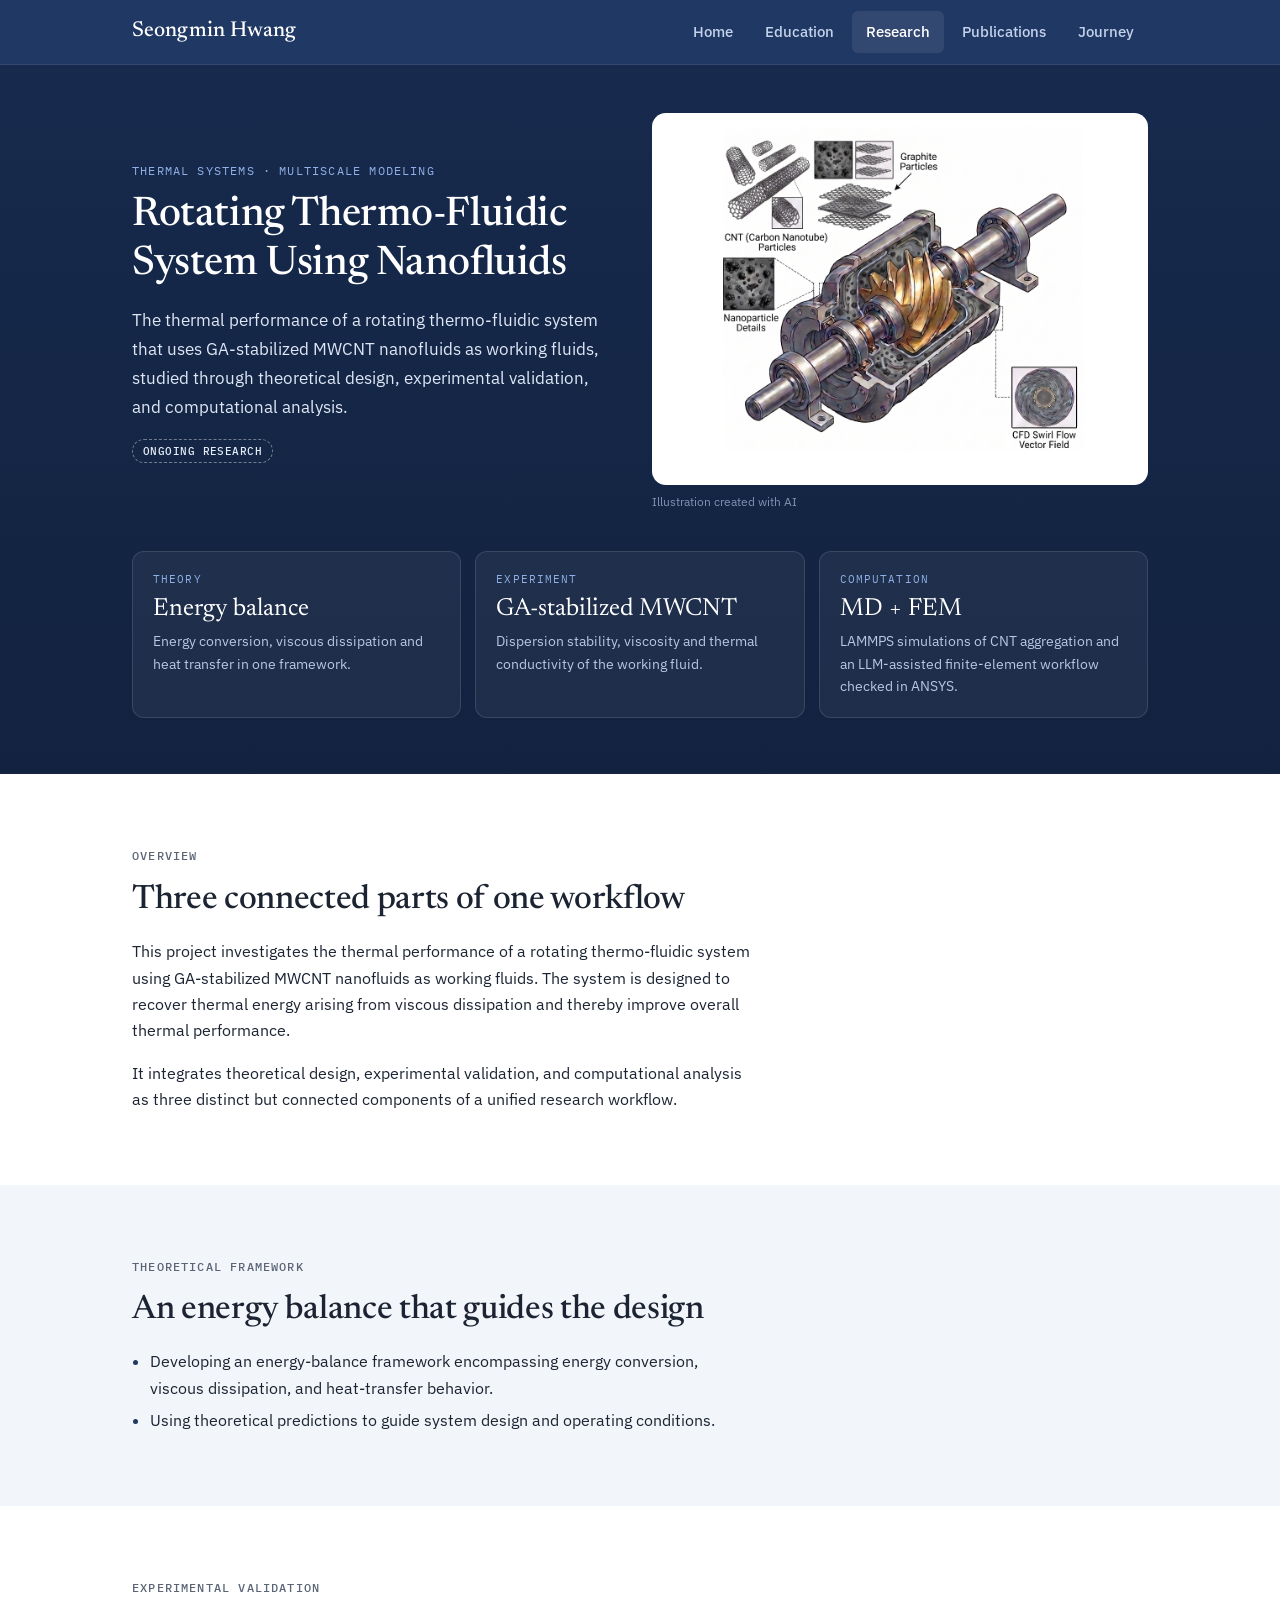
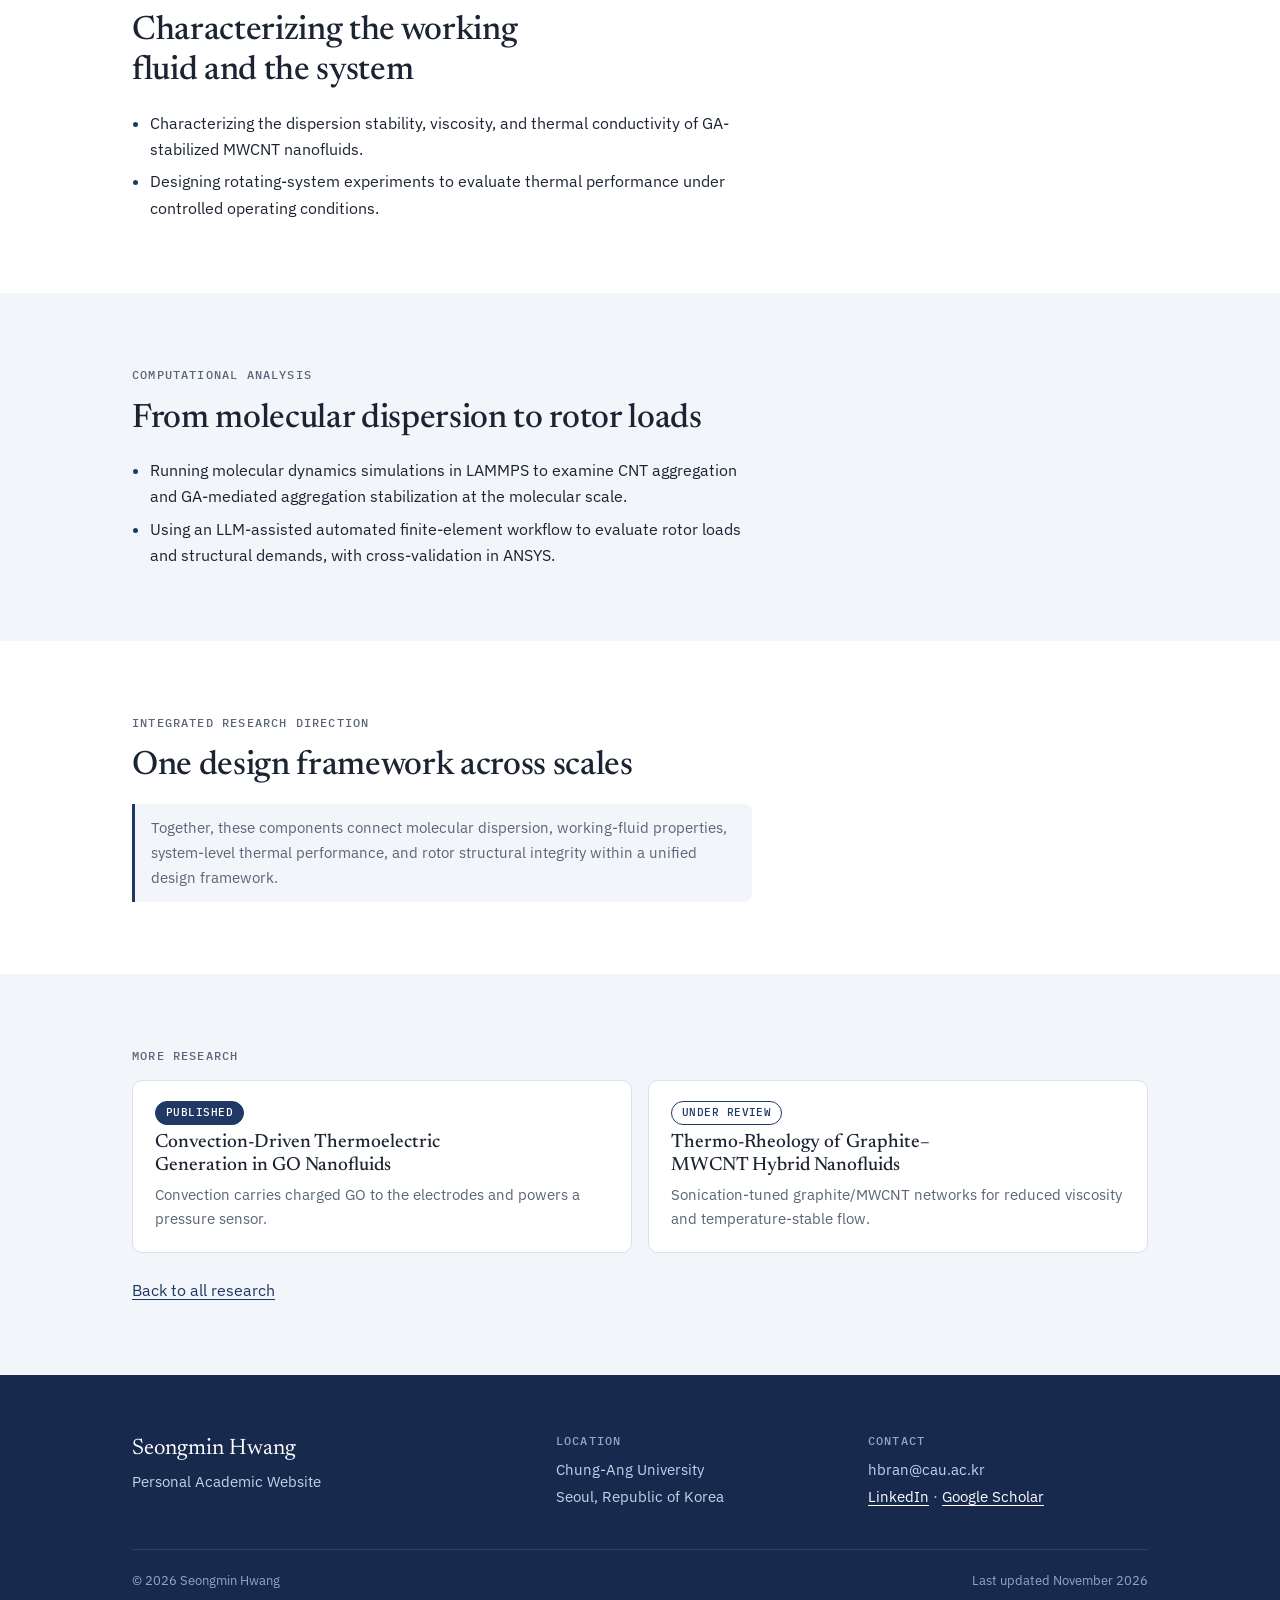
<file: research/rotating.html>
<!DOCTYPE html>
<html lang="en">
<head>
	<meta charset="UTF-8">
	<meta name="viewport" content="width=device-width, initial-scale=1">
	<title>Rotating Thermo-Fluidic System · Seongmin Hwang</title>
	<meta name="description" content="Theory, experiments and computation for a rotating thermo-fluidic system using GA-stabilized MWCNT nanofluids.">
	<link rel="icon" href="data:image/svg+xml,%3Csvg xmlns='http://www.w3.org/2000/svg' viewBox='0 0 64 64'%3E%3Crect width='64' height='64' rx='12' fill='%23203864'/%3E%3Ctext x='32' y='42' text-anchor='middle' font-family='Georgia,serif' font-size='28' fill='white'%3ESH%3C/text%3E%3C/svg%3E">
	<link rel="preconnect" href="https://fonts.googleapis.com">
	<link rel="preconnect" href="https://fonts.gstatic.com" crossorigin>
	<link rel="stylesheet" href="https://fonts.googleapis.com/css2?family=IBM+Plex+Mono:wght@500&amp;family=IBM+Plex+Sans:wght@400;500;600&amp;family=Newsreader:ital,opsz,wght@0,6..72,400;0,6..72,500;1,6..72,400&amp;display=swap">
	<link rel="stylesheet" href="../assets/site.css">
	<link rel="stylesheet" href="../assets/project.css">
</head>
<body data-page="sub">
	<script>
		// Open at the top from the first frame (unless a #section is requested)
		if (!location.hash) {
			if ('scrollRestoration' in history) history.scrollRestoration = 'manual';
			try {
				document.body.scrollIntoView({ block: 'start', behavior: 'instant' });
			} catch (e) {}
		}
	</script>
	<svg width="0" height="0" style="position:absolute" aria-hidden="true">
		<symbol id="i-menu" viewBox="0 0 24 24">
			<path d="M4 7h16M4 12h16M4 17h16"/>
		</symbol>
		<symbol id="i-back" viewBox="0 0 24 24">
			<path d="M19 12H5M11 6l-6 6 6 6"/>
		</symbol>
		<symbol id="i-arrow" viewBox="0 0 24 24">
			<path d="M5 12h14M13 6l6 6-6 6"/>
		</symbol>
		<symbol id="i-pdf" viewBox="0 0 24 24">
			<path d="M7 3h7l5 5v13H7z"/>
			<path d="M14 3v5h5"/>
			<path d="M10 13h6M10 17h6"/>
		</symbol>
		<symbol id="i-ext" viewBox="0 0 24 24">
			<path d="M14 4h6v6M20 4l-9 9M18 14v6H4V6h6"/>
		</symbol>
		<symbol id="i-quote" viewBox="0 0 24 24">
			<path d="M6 17c-1.7 0-3-1.3-3-3V11c0-3 2-5 5-6M15 17c-1.7 0-3-1.3-3-3V11c0-3 2-5 5-6"/>
			<path d="M3 11h4v6H3zM12 11h4v6h-4z"/>
		</symbol>
		<symbol id="i-patent" viewBox="0 0 24 24">
			<circle cx="12" cy="9" r="5"/>
			<path d="M9 13.5 7.5 21l4.5-2.5 4.5 2.5L15 13.5"/>
		</symbol>
	</svg>

	<header class="site-header">
		<div class="wrap bar">
			<a class="brand" href="../index.html">Seongmin Hwang</a>
			<button class="menu-btn" type="button" aria-expanded="false" aria-controls="site-nav">
				<svg class="i"><use href="#i-menu"/></svg>
				Menu
			</button>
			<nav id="site-nav" class="nav" aria-label="Main">
				<a href="../index.html#top">Home</a>
				<a href="../index.html#education">Education</a>
				<a href="../index.html#research" aria-current="true">Research</a>
				<a href="../index.html#publications">Publications</a>
				<a href="../index.html#journey">Journey</a>
			</nav>
		</div>
	</header>

	<main>
		<!-- Hero -->
		<section class="p-hero">
			<div class="wrap">
				<div class="p-hero-grid">
					<div>
						<p class="p-kicker">Thermal systems · Multiscale modeling</p>
						<h1>Rotating Thermo-Fluidic System Using Nanofluids</h1>
						<p class="p-sub">
							The thermal performance of a rotating thermo-fluidic system that uses GA-stabilized MWCNT nanofluids as working fluids, studied through theoretical design, experimental validation, and computational analysis.
						</p>
						<div class="chips">
							<span class="chip dashed">Ongoing research</span>
						</div>
					</div>
					<div>
						<figure class="frame p-visual contain" data-label="images/research/rotating-system.jpg">
							<img src="../images/research/rotating-system.jpg" alt="Illustration of a rotating thermo-fluidic system using nanofluids" onerror="this.remove()">
						</figure>
						<p class="viz-note">Illustration created with AI</p>
					</div>
				</div>
				<div class="keys">
					<a class="key" href="#theory">
						<span class="k-label">Theory</span>
						<span class="k-big">Energy balance</span>
						<span class="k-text">Energy conversion, viscous dissipation and heat transfer in one framework.</span>
					</a>
					<a class="key" href="#experiment">
						<span class="k-label">Experiment</span>
						<span class="k-big">GA-stabilized MWCNT</span>
						<span class="k-text">Dispersion stability, viscosity and thermal conductivity of the working fluid.</span>
					</a>
					<a class="key" href="#computation">
						<span class="k-label">Computation</span>
						<span class="k-big">MD + FEM</span>
						<span class="k-text">LAMMPS simulations of CNT aggregation and an LLM-assisted finite-element workflow checked in ANSYS.</span>
					</a>
				</div>
			</div>
		</section>

		<!-- Overview -->
		<section class="p-sec" id="overview">
			<div class="wrap">
				<p class="label">Overview</p>
				<h2>Three connected parts of one workflow</h2>
				<div class="p-text">
					<p>
						This project investigates the thermal performance of a rotating thermo-fluidic system using GA-stabilized MWCNT nanofluids as working fluids. The system is designed to recover thermal energy arising from viscous dissipation and thereby improve overall thermal performance.
					</p>
					<p>
						It integrates theoretical design, experimental validation, and computational analysis as three distinct but connected components of a unified research workflow.
					</p>
				</div>
			</div>
		</section>

		<!-- Theoretical framework -->
		<section class="p-sec wash" id="theory">
			<div class="wrap">
				<p class="label">Theoretical framework</p>
				<h2>An energy balance that guides the design</h2>
				<div class="p-text">
					<ul>
						<li>
							Developing an energy-balance framework encompassing energy conversion, viscous dissipation, and heat-transfer behavior.
						</li>
						<li>
							Using theoretical predictions to guide system design and operating conditions.
						</li>
					</ul>
				</div>
			</div>
		</section>

		<!-- Experimental validation -->
		<section class="p-sec" id="experiment">
			<div class="wrap">
				<p class="label">Experimental validation</p>
				<h2>Characterizing the working fluid and the system</h2>
				<div class="p-text">
					<ul>
						<li>
							Characterizing the dispersion stability, viscosity, and thermal conductivity of GA-stabilized MWCNT nanofluids.
						</li>
						<li>
							Designing rotating-system experiments to evaluate thermal performance under controlled operating conditions.
						</li>
					</ul>
				</div>
			</div>
		</section>

		<!-- Computational analysis -->
		<section class="p-sec wash" id="computation">
			<div class="wrap">
				<p class="label">Computational analysis</p>
				<h2>From molecular dispersion to rotor loads</h2>
				<div class="p-text">
					<ul>
						<li>
							Running molecular dynamics simulations in LAMMPS to examine CNT aggregation and GA-mediated aggregation stabilization at the molecular scale.
						</li>
						<li>
							Using an LLM-assisted automated finite-element workflow to evaluate rotor loads and structural demands, with cross-validation in ANSYS.
						</li>
					</ul>
				</div>
			</div>
		</section>

		<!-- Integrated research direction -->
		<section class="p-sec" id="direction">
			<div class="wrap">
				<p class="label">Integrated research direction</p>
				<h2>One design framework across scales</h2>
				<div class="p-text">
					<p class="callout">
						Together, these components connect molecular dispersion, working-fluid properties, system-level thermal performance, and rotor structural integrity within a unified design framework.
					</p>
				</div>
			</div>
		</section>
		<section class="p-sec wash" id="more">
			<div class="wrap">
				<p class="label">More research</p>
				<div class="others">
					<a class="other" href="thermoelectric.html">
						<span class="chips">
							<span class="chip solid">Published</span>
						</span>
						<h3>Convection-Driven Thermoelectric Generation in GO Nanofluids</h3>
						<p>
							Convection carries charged GO to the electrodes and powers a pressure sensor.
						</p>
					</a>
					<a class="other" href="rheology.html">
						<span class="chips">
							<span class="chip">Under review</span>
						</span>
						<h3>Thermo-Rheology of Graphite–MWCNT Hybrid Nanofluids</h3>
						<p>
							Sonication-tuned graphite/MWCNT networks for reduced viscosity and temperature-stable flow.
						</p>
					</a>
				</div>
				<p style="margin-top:24px">
					<a href="../index.html#research">Back to all research</a>
				</p>
			</div>
		</section>
	</main>

	<footer class="site-footer">
		<div class="wrap">
			<div class="foot-grid">
				<div>
					<p class="name">Seongmin Hwang</p>
					<p>Personal Academic Website</p>
				</div>
				<div>
					<h4>Location</h4>
					<p>Chung-Ang University</p>
					<p>Seoul, Republic of Korea</p>
				</div>
				<div>
					<h4>Contact</h4>
					<p>hbran@cau.ac.kr</p>
					<p>
						<a href="https://www.linkedin.com/in/seongmin-hwang-961566338/">LinkedIn</a> ·
						<a href="https://scholar.google.com/citations?user=pq1QQA0AAAAJ&amp;hl=ko">Google Scholar</a>
					</p>
				</div>
			</div>
			<div class="foot-bottom">
				<span>© 2026 Seongmin Hwang</span>
				<span>Last updated November 2026</span>
			</div>
		</div>
	</footer>

	<script src="../assets/site.js"></script>
</body>
</html>
</file>
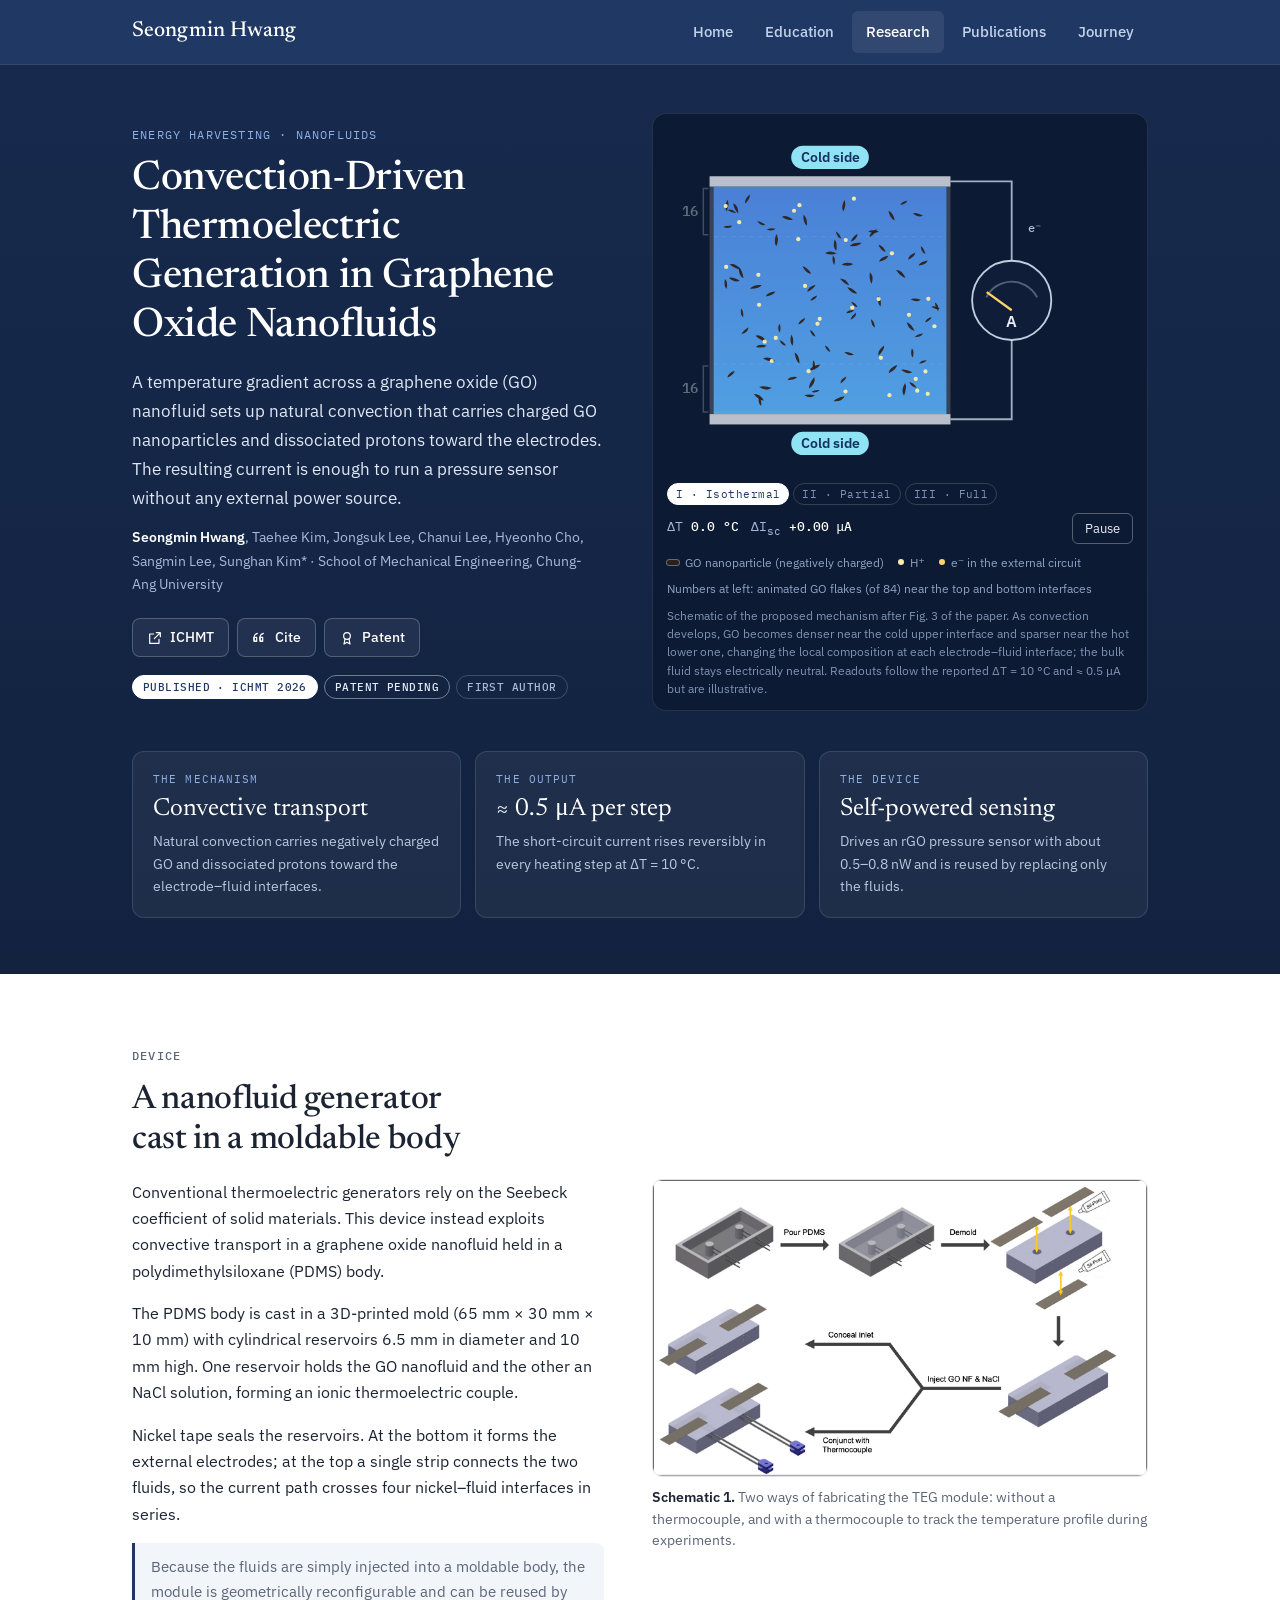
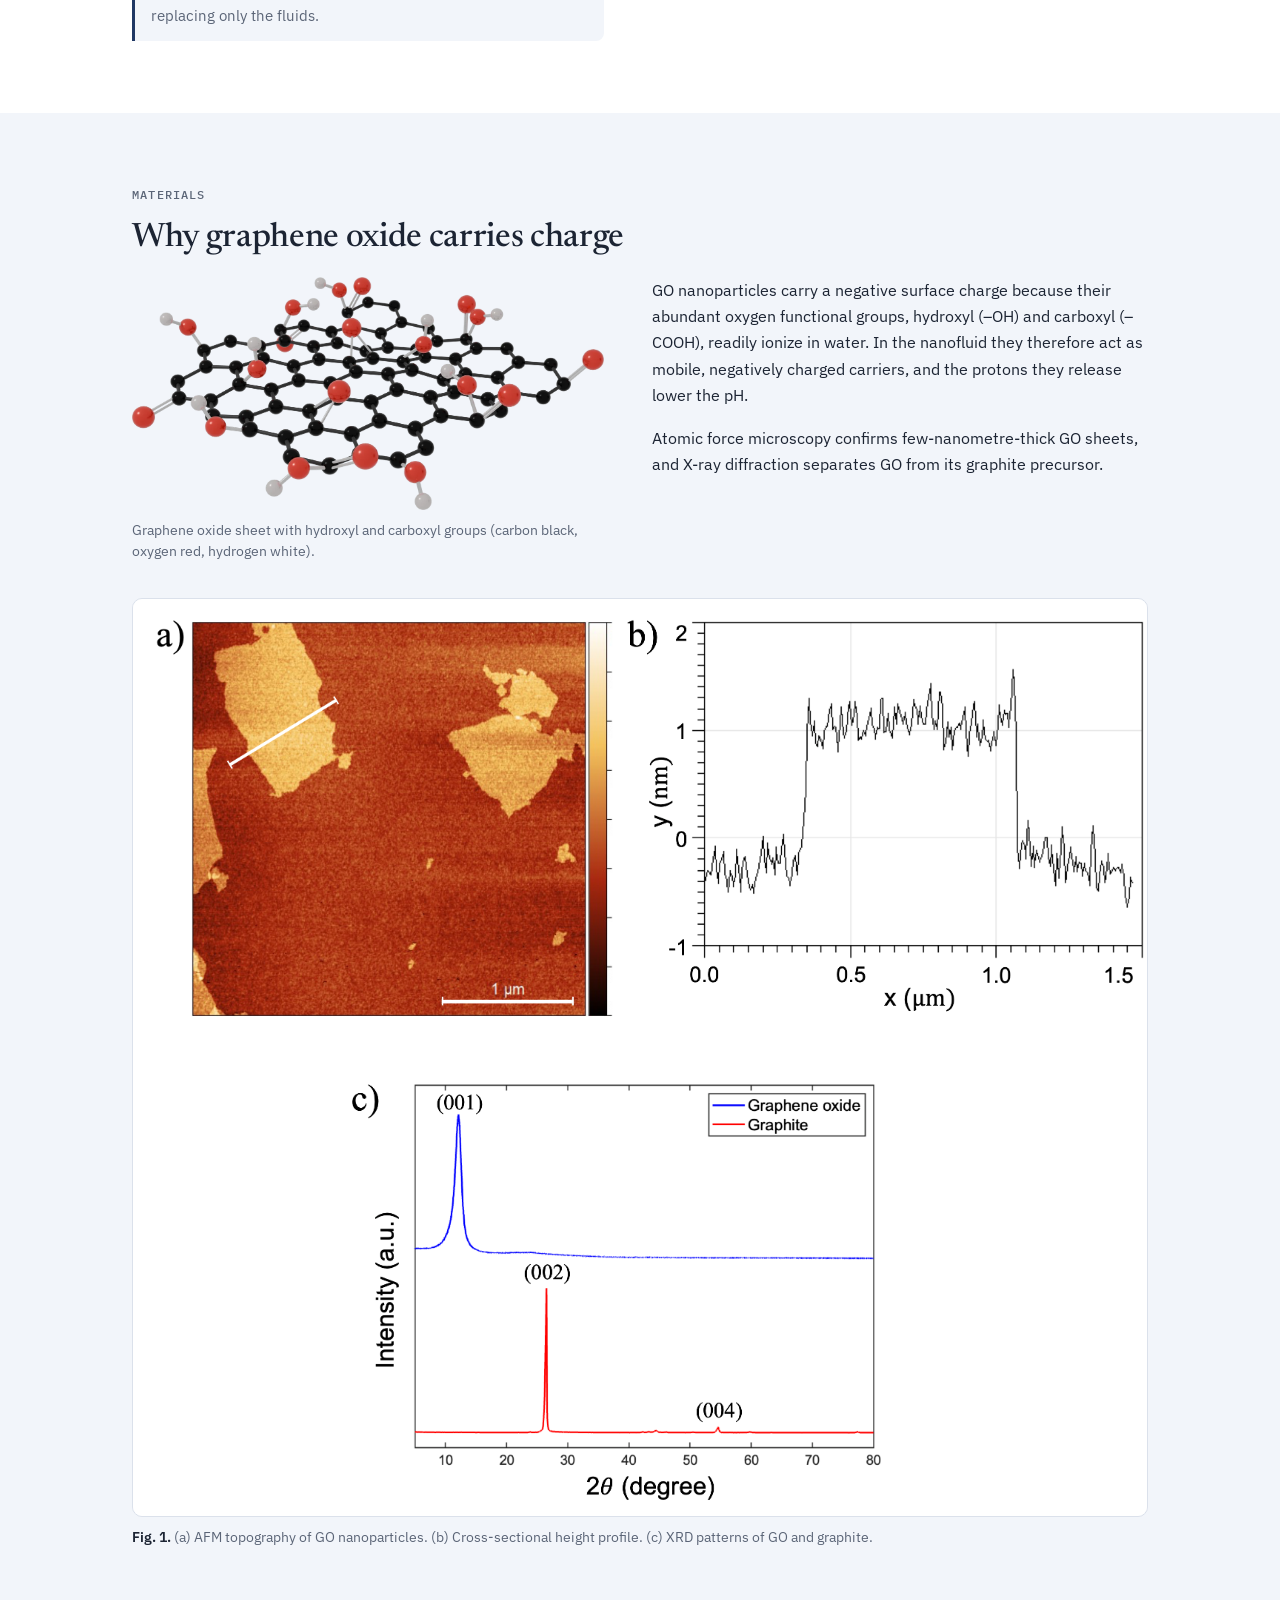
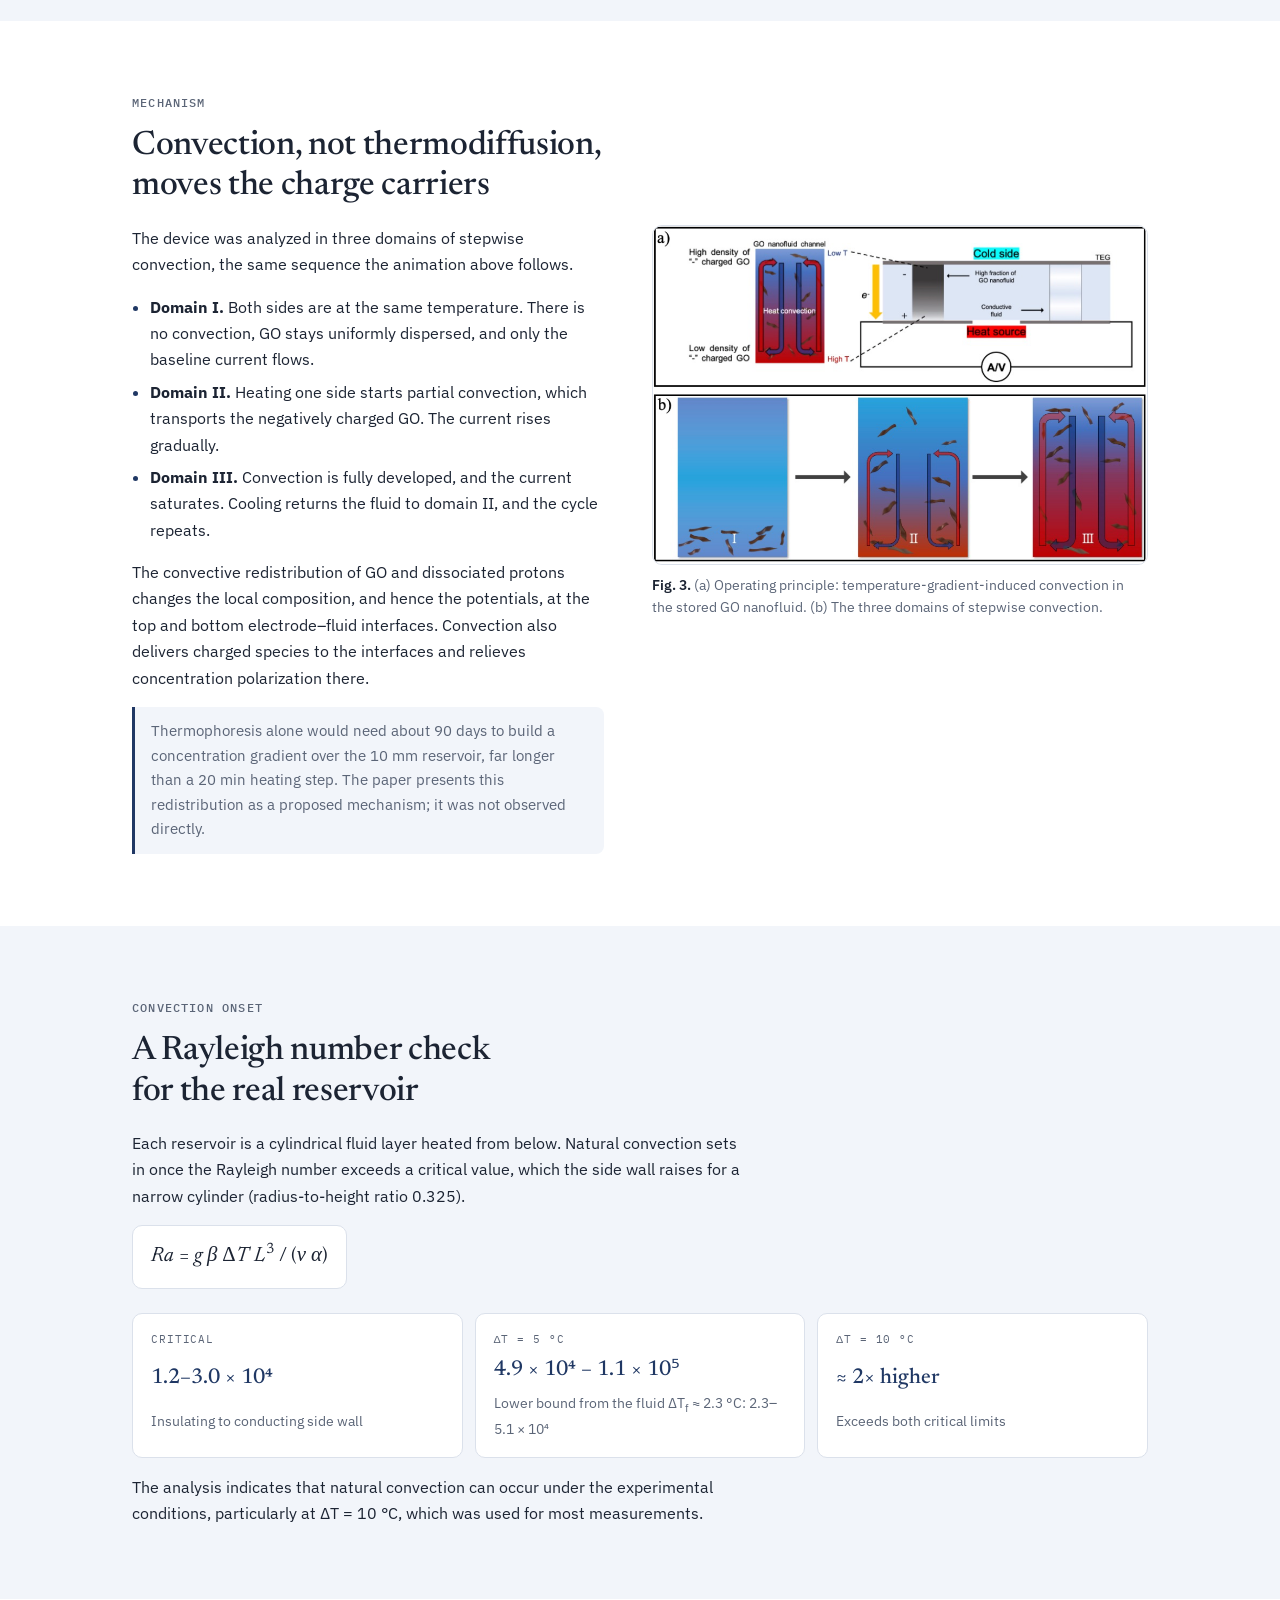
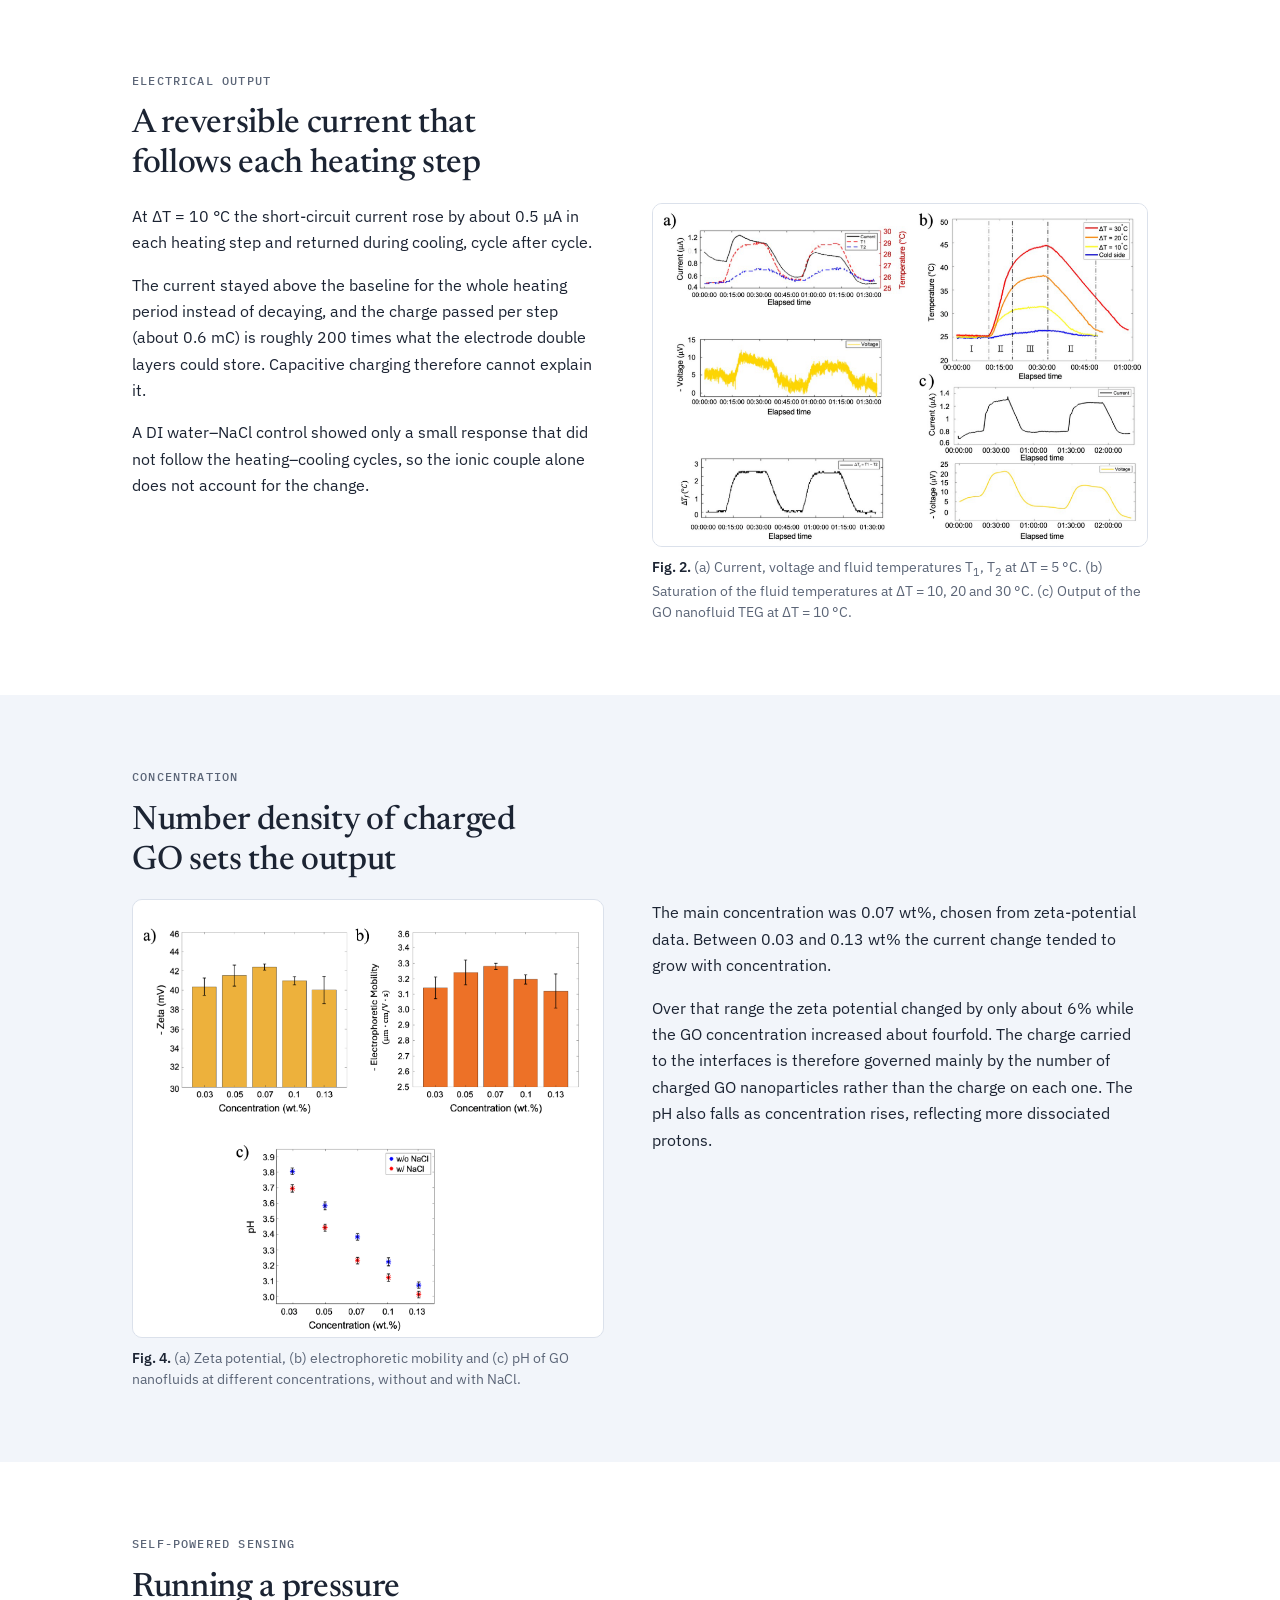
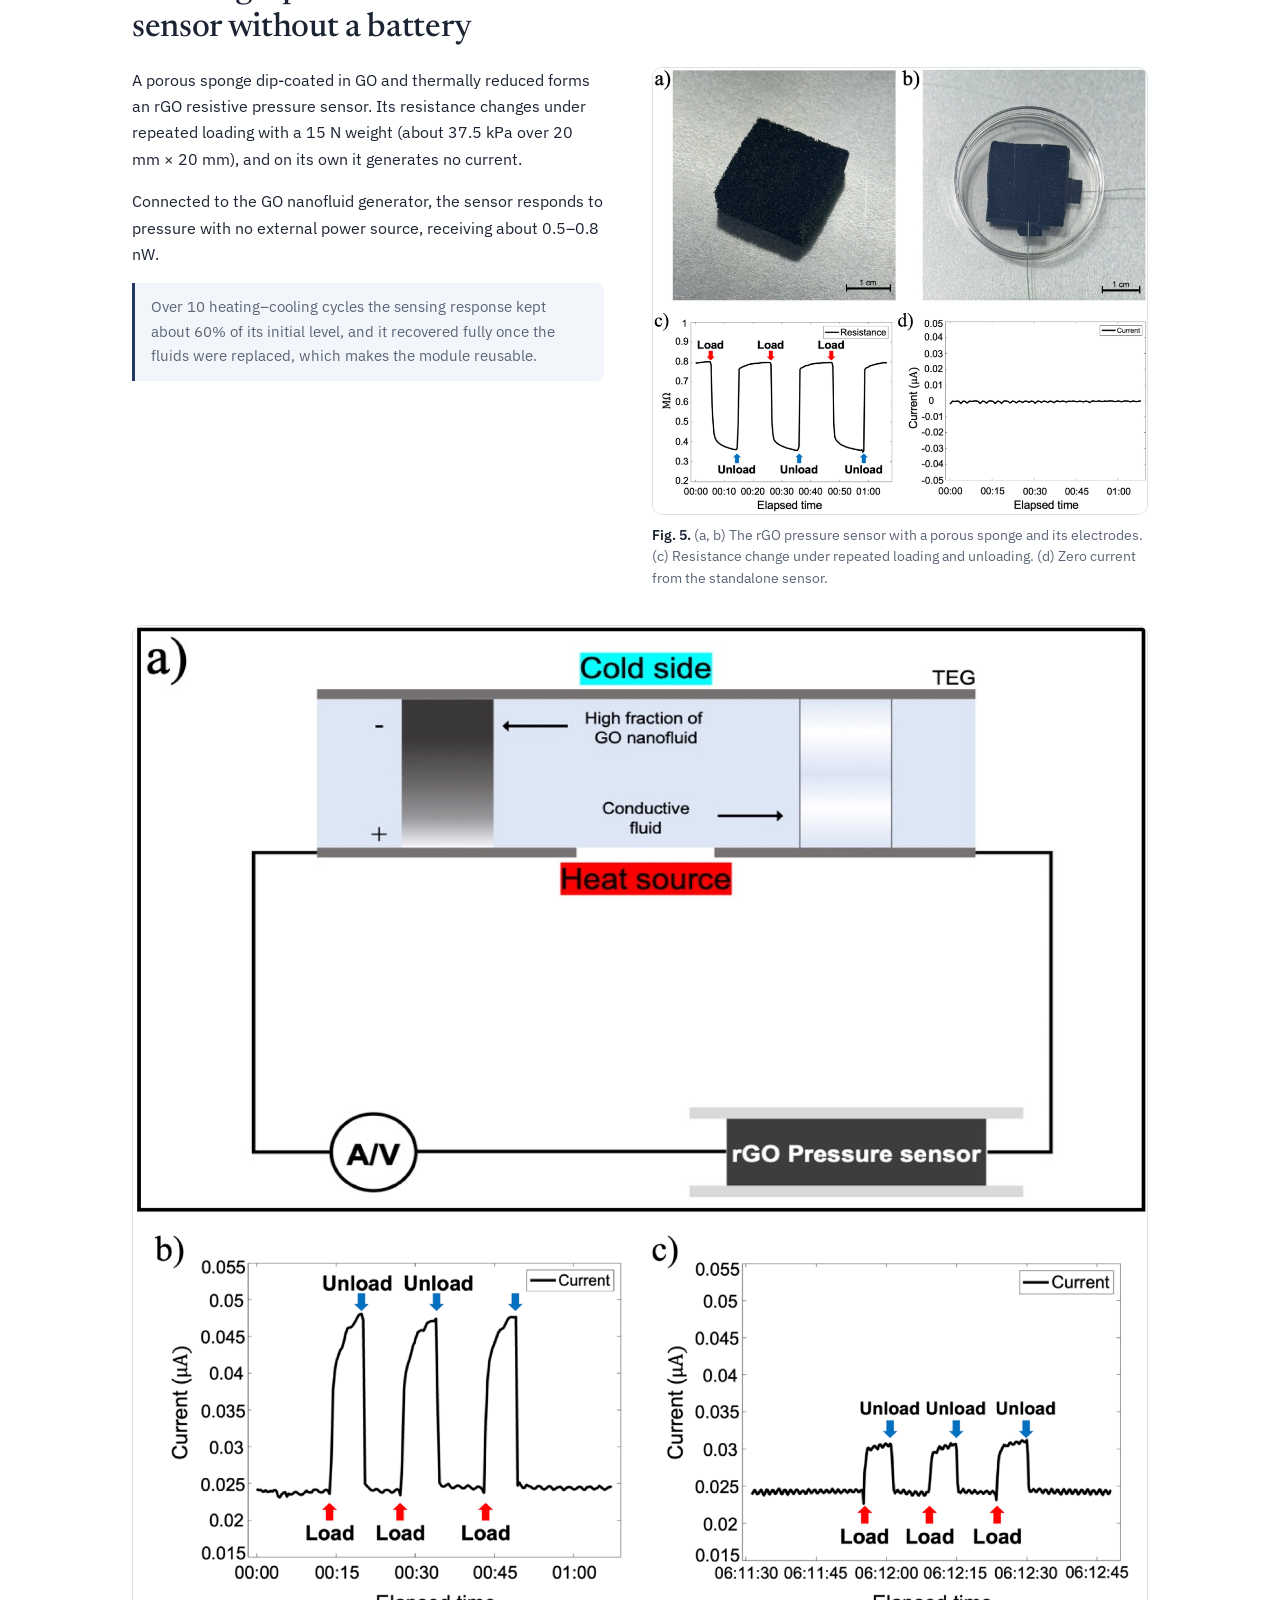
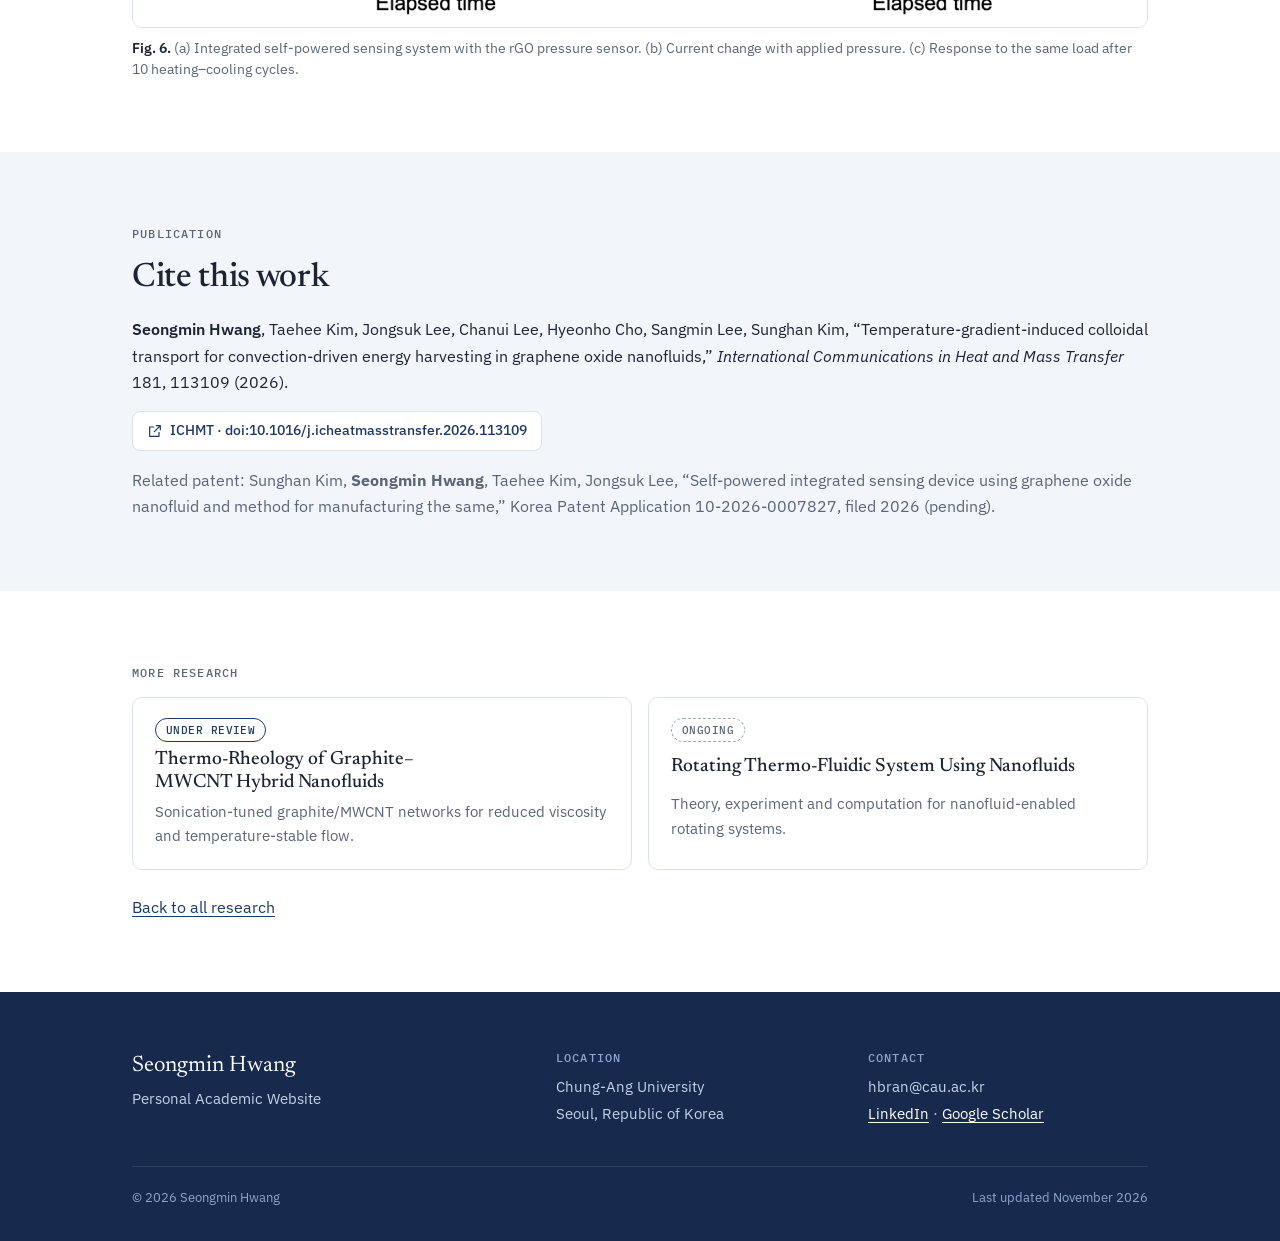
<file: research/thermoelectric.html>
<!DOCTYPE html>
<html lang="en">
<head>
	<meta charset="UTF-8">
	<meta name="viewport" content="width=device-width, initial-scale=1">
	<title>Convection-Driven Thermoelectric Generation · Seongmin Hwang</title>
	<meta name="description" content="Graphene oxide nanofluid thermoelectric generator: temperature-gradient-induced convection carries charged GO nanoparticles to the electrodes and powers a pressure sensor.">
	<link rel="icon" href="data:image/svg+xml,%3Csvg xmlns='http://www.w3.org/2000/svg' viewBox='0 0 64 64'%3E%3Crect width='64' height='64' rx='12' fill='%23203864'/%3E%3Ctext x='32' y='42' text-anchor='middle' font-family='Georgia,serif' font-size='28' fill='white'%3ESH%3C/text%3E%3C/svg%3E">
	<link rel="preconnect" href="https://fonts.googleapis.com">
	<link rel="preconnect" href="https://fonts.gstatic.com" crossorigin>
	<link rel="stylesheet" href="https://fonts.googleapis.com/css2?family=IBM+Plex+Mono:wght@500&amp;family=IBM+Plex+Sans:wght@400;500;600&amp;family=Newsreader:ital,opsz,wght@0,6..72,400;0,6..72,500;1,6..72,400&amp;display=swap">
	<link rel="stylesheet" href="../assets/site.css">
	<link rel="stylesheet" href="../assets/project.css">
</head>
<body data-page="sub">
	<script>
		// Open at the top from the first frame (unless a #section is requested)
		if (!location.hash) {
			if ('scrollRestoration' in history) history.scrollRestoration = 'manual';
			try {
				document.body.scrollIntoView({ block: 'start', behavior: 'instant' });
			} catch (e) {}
		}
	</script>
	<svg width="0" height="0" style="position:absolute" aria-hidden="true">
		<symbol id="i-menu" viewBox="0 0 24 24">
			<path d="M4 7h16M4 12h16M4 17h16"/>
		</symbol>
		<symbol id="i-back" viewBox="0 0 24 24">
			<path d="M19 12H5M11 6l-6 6 6 6"/>
		</symbol>
		<symbol id="i-arrow" viewBox="0 0 24 24">
			<path d="M5 12h14M13 6l6 6-6 6"/>
		</symbol>
		<symbol id="i-pdf" viewBox="0 0 24 24">
			<path d="M7 3h7l5 5v13H7z"/>
			<path d="M14 3v5h5"/>
			<path d="M10 13h6M10 17h6"/>
		</symbol>
		<symbol id="i-ext" viewBox="0 0 24 24">
			<path d="M14 4h6v6M20 4l-9 9M18 14v6H4V6h6"/>
		</symbol>
		<symbol id="i-quote" viewBox="0 0 24 24">
			<path d="M6 17c-1.7 0-3-1.3-3-3V11c0-3 2-5 5-6M15 17c-1.7 0-3-1.3-3-3V11c0-3 2-5 5-6"/>
			<path d="M3 11h4v6H3zM12 11h4v6h-4z"/>
		</symbol>
		<symbol id="i-patent" viewBox="0 0 24 24">
			<circle cx="12" cy="9" r="5"/>
			<path d="M9 13.5 7.5 21l4.5-2.5 4.5 2.5L15 13.5"/>
		</symbol>
	</svg>

	<header class="site-header">
		<div class="wrap bar">
			<a class="brand" href="../index.html">Seongmin Hwang</a>
			<button class="menu-btn" type="button" aria-expanded="false" aria-controls="site-nav">
				<svg class="i"><use href="#i-menu"/></svg>
				Menu
			</button>
			<nav id="site-nav" class="nav" aria-label="Main">
				<a href="../index.html#top">Home</a>
				<a href="../index.html#education">Education</a>
				<a href="../index.html#research" aria-current="true">Research</a>
				<a href="../index.html#publications">Publications</a>
				<a href="../index.html#journey">Journey</a>
			</nav>
		</div>
	</header>

	<main>
		<!-- Hero -->
		<section class="p-hero">
			<div class="wrap">
				<div class="p-hero-grid">
					<div>
						<p class="p-kicker">Energy harvesting · Nanofluids</p>
						<h1>
							Convection-Driven Thermoelectric Generation in Graphene Oxide Nanofluids
						</h1>
						<p class="p-sub">
							A temperature gradient across a graphene oxide (GO) nanofluid sets up natural convection that carries charged GO nanoparticles and dissociated protons toward the electrodes. The resulting current is enough to run a pressure sensor without any external power source.
						</p>
						<p class="p-authors">
							<b>Seongmin Hwang</b>, Taehee Kim, Jongsuk Lee, Chanui Lee, Hyeonho Cho, Sangmin Lee, Sunghan Kim* · School of Mechanical Engineering, Chung-Ang University
						</p>
						<ul class="p-actions">
							<li>
								<a class="p-btn" href="https://doi.org/10.1016/j.icheatmasstransfer.2026.113109">
									<svg class="i"><use href="#i-ext"/></svg>
									ICHMT
								</a>
							</li>
							<li>
								<a class="p-btn" href="#cite">
									<svg class="i"><use href="#i-quote"/></svg>
									Cite
								</a>
							</li>
							<li>
								<a class="p-btn" href="#patent">
									<svg class="i"><use href="#i-patent"/></svg>
									Patent
								</a>
							</li>
						</ul>
						<div class="chips">
							<span class="chip solid">Published · ICHMT 2026</span>
							<span class="chip">Patent pending</span>
							<span class="chip soft">First author</span>
						</div>
					</div>
					<div class="viz" data-convection>
						<canvas role="img" aria-label="Animation: a GO nanofluid between two plates. Both plates start cold and blue; the bottom turns hot and red, convection rolls form, GO flakes circulate, more of them collect near the cold top interface than near the hot bottom one, and the ammeter needle rises."></canvas>
						<div class="viz-bar">
							<div class="phases" role="group" aria-label="Jump to a convection domain">
								<button class="phase" type="button" data-phase="1" aria-pressed="true" title="Domain I: same temperature, no convection">
									I · Isothermal
								</button>
								<button class="phase" type="button" data-phase="2" aria-pressed="false" title="Domain II: partial convection">
									II · Partial
								</button>
								<button class="phase" type="button" data-phase="3" aria-pressed="false" title="Domain III: fully developed convection">
									III · Full
								</button>
							</div>
							<div class="readouts">
								<span>
									ΔT <b data-readout="dt">0.0 °C</b>
								</span>
								<span>
									ΔI<sub>sc</sub> <b data-readout="i">+0.00 μA</b>
								</span>
							</div>
							<button class="viz-toggle" type="button" data-toggle aria-pressed="false">
								Pause
							</button>
						</div>
						<div class="viz-legend">
							<span>
								<i class="sw"></i>GO nanoparticle (negatively charged)
							</span>
							<span>
								<i class="sw h"></i>H⁺
							</span>
							<span>
								<i class="sw e"></i>e⁻ in the external circuit
							</span>
							<span>Numbers at left: animated GO flakes (of 84) near the top and bottom interfaces</span>
						</div>
						<p class="viz-note">
							Schematic of the proposed mechanism after Fig. 3 of the paper. As convection develops, GO becomes denser near the cold upper interface and sparser near the hot lower one, changing the local composition at each electrode–fluid interface; the bulk fluid stays electrically neutral. Readouts follow the reported ΔT = 10 °C and ≈ 0.5 μA but are illustrative.
						</p>
					</div>
				</div>
				<div class="keys">
					<a class="key" href="#mechanism">
						<span class="k-label">The mechanism</span>
						<span class="k-big">Convective transport</span>
						<span class="k-text">Natural convection carries negatively charged GO and dissociated protons toward the electrode–fluid interfaces.</span>
					</a>
					<a class="key" href="#output">
						<span class="k-label">The output</span>
						<span class="k-big">≈ 0.5 μA per step</span>
						<span class="k-text">The short-circuit current rises reversibly in every heating step at ΔT = 10 °C.</span>
					</a>
					<a class="key" href="#sensing">
						<span class="k-label">The device</span>
						<span class="k-big">Self-powered sensing</span>
						<span class="k-text">Drives an rGO pressure sensor with about 0.5–0.8 nW and is reused by replacing only the fluids.</span>
					</a>
				</div>
			</div>
		</section>

		<!-- Device -->
		<section class="p-sec" id="device">
			<div class="wrap">
				<p class="label">Device</p>
				<h2>A nanofluid generator cast in a moldable body</h2>
				<div class="p-grid">
					<div class="p-text">
						<p>
							Conventional thermoelectric generators rely on the Seebeck coefficient of solid materials. This device instead exploits convective transport in a graphene oxide nanofluid held in a polydimethylsiloxane (PDMS) body.
						</p>
						<p>
							The PDMS body is cast in a 3D-printed mold (65 mm × 30 mm × 10 mm) with cylindrical reservoirs 6.5 mm in diameter and 10 mm high. One reservoir holds the GO nanofluid and the other an NaCl solution, forming an ionic thermoelectric couple.
						</p>
						<p>
							Nickel tape seals the reservoirs. At the bottom it forms the external electrodes; at the top a single strip connects the two fluids, so the current path crosses four nickel–fluid interfaces in series.
						</p>
						<p class="callout">
							Because the fluids are simply injected into a moldable body, the module is geometrically reconfigurable and can be reused by replacing only the fluids.
						</p>
					</div>
					<div class="figs">
						<figure class="fig">
							<div class="frame" style="aspect-ratio:16 / 10" data-label="images/research/thermoelectric/scheme1.png">
								<img src="../images/research/thermoelectric/scheme1.png" alt="Fabrication of the PDMS-based TEG module" onload="this.classList.add('static');this.parentNode.style.aspectRatio='auto'" onerror="this.remove()">
							</div>
							<figcaption>
								<b>Schematic 1.</b> Two ways of fabricating the TEG module: without a thermocouple, and with a thermocouple to track the temperature profile during experiments.
							</figcaption>
						</figure>
					</div>
				</div>
			</div>
		</section>

		<!-- Materials -->
		<section class="p-sec wash" id="materials">
			<div class="wrap">
				<p class="label">Materials</p>
				<h2>Why graphene oxide carries charge</h2>
				<div class="p-grid flip">
					<div class="p-text">
						<p>
							GO nanoparticles carry a negative surface charge because their abundant oxygen functional groups, hydroxyl (–OH) and carboxyl (–COOH), readily ionize in water. In the nanofluid they therefore act as mobile, negatively charged carriers, and the protons they release lower the pH.
						</p>
						<p>
							Atomic force microscopy confirms few-nanometre-thick GO sheets, and X-ray diffraction separates GO from its graphite precursor.
						</p>
					</div>
					<div class="figs">
						<figure class="fig">
							<div class="frame bare" style="aspect-ratio:1400/691">
								<img src="../images/research/thermoelectric/go-sheet.webp" alt="Ball-and-stick model of a graphene oxide sheet with hydroxyl and carboxyl groups" onerror="this.remove()">
							</div>
							<figcaption>
								Graphene oxide sheet with hydroxyl and carboxyl groups (carbon black, oxygen red, hydrogen white).
							</figcaption>
						</figure>
					</div>
				</div>
				<div class="wide-fig">
					<figure class="fig">
						<div class="frame" style="aspect-ratio:16 / 9" data-label="images/research/thermoelectric/fig1.png">
							<img src="../images/research/thermoelectric/fig1.png" alt="AFM image, height profile and XRD patterns of graphene oxide" onload="this.classList.add('static');this.parentNode.style.aspectRatio='auto'" onerror="this.remove()">
						</div>
						<figcaption>
							<b>Fig. 1.</b> (a) AFM topography of GO nanoparticles. (b) Cross-sectional height profile. (c) XRD patterns of GO and graphite.
						</figcaption>
					</figure>
				</div>
			</div>
		</section>

		<!-- Mechanism -->
		<section class="p-sec" id="mechanism">
			<div class="wrap">
				<p class="label">Mechanism</p>
				<h2>Convection, not thermodiffusion, moves the charge carriers</h2>
				<div class="p-grid">
					<div class="p-text">
						<p>
							The device was analyzed in three domains of stepwise convection, the same sequence the animation above follows.
						</p>
						<ul>
							<li>
								<b>Domain I.</b> Both sides are at the same temperature. There is no convection, GO stays uniformly dispersed, and only the baseline current flows.
							</li>
							<li>
								<b>Domain II.</b> Heating one side starts partial convection, which transports the negatively charged GO. The current rises gradually.
							</li>
							<li>
								<b>Domain III.</b> Convection is fully developed, and the current saturates. Cooling returns the fluid to domain II, and the cycle repeats.
							</li>
						</ul>
						<p>
							The convective redistribution of GO and dissociated protons changes the local composition, and hence the potentials, at the top and bottom electrode–fluid interfaces. Convection also delivers charged species to the interfaces and relieves concentration polarization there.
						</p>
						<p class="callout">
							Thermophoresis alone would need about 90 days to build a concentration gradient over the 10 mm reservoir, far longer than a 20 min heating step. The paper presents this redistribution as a proposed mechanism; it was not observed directly.
						</p>
					</div>
					<div class="figs">
						<figure class="fig">
							<div class="frame" style="aspect-ratio:3 / 2" data-label="images/research/thermoelectric/fig3.png">
								<img src="../images/research/thermoelectric/fig3.png" alt="Schematic of temperature-gradient-induced convection in the GO nanofluid and the three convection domains" onload="this.classList.add('static');this.parentNode.style.aspectRatio='auto'" onerror="this.remove()">
							</div>
							<figcaption>
								<b>Fig. 3.</b> (a) Operating principle: temperature-gradient-induced convection in the stored GO nanofluid. (b) The three domains of stepwise convection.
							</figcaption>
						</figure>
					</div>
				</div>
			</div>
		</section>

		<!-- Convection onset -->
		<section class="p-sec wash" id="onset">
			<div class="wrap">
				<p class="label">Convection onset</p>
				<h2>A Rayleigh number check for the real reservoir</h2>
				<div class="p-text" style="max-width:none">
					<p style="max-width:62ch">
						Each reservoir is a cylindrical fluid layer heated from below. Natural convection sets in once the Rayleigh number exceeds a critical value, which the side wall raises for a narrow cylinder (radius-to-height ratio 0.325).
					</p>
					<p class="eq">
						<i>Ra</i> = <i>g</i> <i>β</i> Δ<i>T</i> <i>L</i><sup>3</sup> / (<i>ν</i> <i>α</i>)
					</p>
					<div class="numbers">
						<div class="num">
							<span class="k-label">Critical</span>
							<strong>1.2–3.0 × 10⁴</strong>
							<span>Insulating to conducting side wall</span>
						</div>
						<div class="num">
							<span class="k-label">ΔT = 5 °C</span>
							<strong>4.9 × 10⁴ – 1.1 × 10⁵</strong>
							<span>
								Lower bound from the fluid ΔT<sub>f</sub> ≈ 2.3 °C: 2.3–5.1 × 10⁴
							</span>
						</div>
						<div class="num">
							<span class="k-label">ΔT = 10 °C</span>
							<strong>≈ 2× higher</strong>
							<span>Exceeds both critical limits</span>
						</div>
					</div>
					<p style="max-width:62ch">
						The analysis indicates that natural convection can occur under the experimental conditions, particularly at ΔT = 10 °C, which was used for most measurements.
					</p>
				</div>
			</div>
		</section>

		<!-- Output -->
		<section class="p-sec" id="output">
			<div class="wrap">
				<p class="label">Electrical output</p>
				<h2>A reversible current that follows each heating step</h2>
				<div class="p-grid">
					<div class="p-text">
						<p>
							At ΔT = 10 °C the short-circuit current rose by about 0.5 μA in each heating step and returned during cooling, cycle after cycle.
						</p>
						<p>
							The current stayed above the baseline for the whole heating period instead of decaying, and the charge passed per step (about 0.6 mC) is roughly 200 times what the electrode double layers could store. Capacitive charging therefore cannot explain it.
						</p>
						<p>
							A DI water–NaCl control showed only a small response that did not follow the heating–cooling cycles, so the ionic couple alone does not account for the change.
						</p>
					</div>
					<div class="figs">
						<figure class="fig">
							<div class="frame" style="aspect-ratio:4 / 3" data-label="images/research/thermoelectric/fig2.png">
								<img src="../images/research/thermoelectric/fig2.png" alt="Current, voltage and temperature traces of the GO nanofluid TEG" onload="this.classList.add('static');this.parentNode.style.aspectRatio='auto'" onerror="this.remove()">
							</div>
							<figcaption>
								<b>Fig. 2.</b> (a) Current, voltage and fluid temperatures T<sub>1</sub>, T<sub>2</sub> at ΔT = 5 °C. (b) Saturation of the fluid temperatures at ΔT = 10, 20 and 30 °C. (c) Output of the GO nanofluid TEG at ΔT = 10 °C.
							</figcaption>
						</figure>
					</div>
				</div>
			</div>
		</section>

		<!-- Concentration -->
		<section class="p-sec wash" id="concentration">
			<div class="wrap">
				<p class="label">Concentration</p>
				<h2>Number density of charged GO sets the output</h2>
				<div class="p-grid flip">
					<div class="p-text">
						<p>
							The main concentration was 0.07 wt%, chosen from zeta-potential data. Between 0.03 and 0.13 wt% the current change tended to grow with concentration.
						</p>
						<p>
							Over that range the zeta potential changed by only about 6% while the GO concentration increased about fourfold. The charge carried to the interfaces is therefore governed mainly by the number of charged GO nanoparticles rather than the charge on each one. The pH also falls as concentration rises, reflecting more dissociated protons.
						</p>
					</div>
					<div class="figs">
						<figure class="fig">
							<div class="frame" style="aspect-ratio:4 / 3" data-label="images/research/thermoelectric/fig4.png">
								<img src="../images/research/thermoelectric/fig4.png" alt="Zeta potential, electrophoretic mobility and pH versus GO concentration" onload="this.classList.add('static');this.parentNode.style.aspectRatio='auto'" onerror="this.remove()">
							</div>
							<figcaption>
								<b>Fig. 4.</b> (a) Zeta potential, (b) electrophoretic mobility and (c) pH of GO nanofluids at different concentrations, without and with NaCl.
							</figcaption>
						</figure>
					</div>
				</div>
			</div>
		</section>

		<!-- Sensing -->
		<section class="p-sec" id="sensing">
			<div class="wrap">
				<p class="label">Self-powered sensing</p>
				<h2>Running a pressure sensor without a battery</h2>
				<div class="p-grid">
					<div class="p-text">
						<p>
							A porous sponge dip-coated in GO and thermally reduced forms an rGO resistive pressure sensor. Its resistance changes under repeated loading with a 15 N weight (about 37.5 kPa over 20 mm × 20 mm), and on its own it generates no current.
						</p>
						<p>
							Connected to the GO nanofluid generator, the sensor responds to pressure with no external power source, receiving about 0.5–0.8 nW.
						</p>
						<p class="callout">
							Over 10 heating–cooling cycles the sensing response kept about 60% of its initial level, and it recovered fully once the fluids were replaced, which makes the module reusable.
						</p>
					</div>
					<div class="figs">
						<figure class="fig">
							<div class="frame" style="aspect-ratio:4 / 3" data-label="images/research/thermoelectric/fig5.png">
								<img src="../images/research/thermoelectric/fig5.png" alt="rGO pressure sensor photos and resistance response" onload="this.classList.add('static');this.parentNode.style.aspectRatio='auto'" onerror="this.remove()">
							</div>
							<figcaption>
								<b>Fig. 5.</b> (a, b) The rGO pressure sensor with a porous sponge and its electrodes. (c) Resistance change under repeated loading and unloading. (d) Zero current from the standalone sensor.
							</figcaption>
						</figure>
					</div>
				</div>
				<div class="wide-fig">
					<figure class="fig">
						<div class="frame" style="aspect-ratio:16 / 9" data-label="images/research/thermoelectric/fig6.png">
							<img src="../images/research/thermoelectric/fig6.png" alt="Integrated self-powered sensing system and its current response" onload="this.classList.add('static');this.parentNode.style.aspectRatio='auto'" onerror="this.remove()">
						</div>
						<figcaption>
							<b>Fig. 6.</b> (a) Integrated self-powered sensing system with the rGO pressure sensor. (b) Current change with applied pressure. (c) Response to the same load after 10 heating–cooling cycles.
						</figcaption>
					</figure>
				</div>
			</div>
		</section>

		<!-- Cite -->
		<section class="p-sec wash" id="cite">
			<div class="wrap">
				<p class="label">Publication</p>
				<h2>Cite this work</h2>
				<div class="cite-box">
					<p class="cite-text">
						<b>Seongmin Hwang</b>, Taehee Kim, Jongsuk Lee, Chanui Lee, Hyeonho Cho, Sangmin Lee, Sunghan Kim, “Temperature-gradient-induced colloidal transport for convection-driven energy harvesting in graphene oxide nanofluids,” <i>International Communications in Heat and Mass Transfer</i> 181, 113109 (2026).
					</p>
					<div class="cite-links">
						<a class="p-btn" href="https://doi.org/10.1016/j.icheatmasstransfer.2026.113109">
							<svg class="i"><use href="#i-ext"/></svg>
							ICHMT · doi:10.1016/j.icheatmasstransfer.2026.113109
						</a>
					</div>
					<p class="muted" id="patent">
						Related patent: Sunghan Kim, <b>Seongmin Hwang</b>, Taehee Kim, Jongsuk Lee, “Self-powered integrated sensing device using graphene oxide nanofluid and method for manufacturing the same,” Korea Patent Application 10-2026-0007827, filed 2026 (pending).
					</p>
				</div>
			</div>
		</section>
		<section class="p-sec" id="more">
			<div class="wrap">
				<p class="label">More research</p>
				<div class="others">
					<a class="other" href="rheology.html">
						<span class="chips">
							<span class="chip">Under review</span>
						</span>
						<h3>Thermo-Rheology of Graphite–MWCNT Hybrid Nanofluids</h3>
						<p>
							Sonication-tuned graphite/MWCNT networks for reduced viscosity and temperature-stable flow.
						</p>
					</a>
					<a class="other" href="rotating.html">
						<span class="chips">
							<span class="chip dashed">Ongoing</span>
						</span>
						<h3>Rotating Thermo-Fluidic System Using Nanofluids</h3>
						<p>
							Theory, experiment and computation for nanofluid-enabled rotating systems.
						</p>
					</a>
				</div>
				<p style="margin-top:24px">
					<a href="../index.html#research">Back to all research</a>
				</p>
			</div>
		</section>
	</main>

	<footer class="site-footer">
		<div class="wrap">
			<div class="foot-grid">
				<div>
					<p class="name">Seongmin Hwang</p>
					<p>Personal Academic Website</p>
				</div>
				<div>
					<h4>Location</h4>
					<p>Chung-Ang University</p>
					<p>Seoul, Republic of Korea</p>
				</div>
				<div>
					<h4>Contact</h4>
					<p>hbran@cau.ac.kr</p>
					<p>
						<a href="https://www.linkedin.com/in/seongmin-hwang-961566338/">LinkedIn</a> ·
						<a href="https://scholar.google.com/citations?user=pq1QQA0AAAAJ&amp;hl=ko">Google Scholar</a>
					</p>
				</div>
			</div>
			<div class="foot-bottom">
				<span>© 2026 Seongmin Hwang</span>
				<span>Last updated November 2026</span>
			</div>
		</div>
	</footer>

	<script src="../assets/site.js"></script>

	<script src="../assets/convection.js"></script>
</body>
</html>
</file>
<file: assets/site.css>
:root {
	/* Layout: navy bar flowing into a navy hero; content in a 1080px column;
	   sections alternate white and a blue-tinted wash; dates sit in a mono rail. */
	--navy: #203864;
	--navy-deep: #172a4d;
	--ink: #1c2433;
	--muted: #5b6577;
	--paper: #ffffff;
	--wash: #f2f5fa;
	--line: #dbe1eb;
	--sky: #c3d2ea;
	--font-display: "Newsreader", "Times New Roman", Georgia, serif;
	--font-body: "IBM Plex Sans", "Apple SD Gothic Neo", "Noto Sans KR", system-ui, -apple-system, "Segoe UI", sans-serif;
	--font-mono: "IBM Plex Mono", ui-monospace, "SFMono-Regular", Menlo, monospace;
	--wrap: 1080px;
	--gutter: clamp(16px, 4vw, 32px);
	--radius: 10px;
	color-scheme: light;
}

*,
*::before,
*::after {
	box-sizing: border-box;
}

html {
	scroll-behavior: smooth;
	scroll-padding-top: 76px;
	-webkit-text-size-adjust: 100%;
}

body {
	margin: 0;
	background: var(--paper);
	color: var(--ink);
	font-family: var(--font-body);
	font-size: 16px;
	line-height: 1.65;
	-webkit-font-smoothing: antialiased;
}

sup {
	font-size: 0.72em;
	line-height: 0;
	vertical-align: super;
}

img {
	max-width: 100%;
	display: block;
}

a {
	color: var(--navy);
	text-underline-offset: 3px;
	text-decoration-thickness: 1px;
}

a:hover {
	text-decoration-thickness: 2px;
}

:focus-visible {
	outline: 2px solid #5b84c4;
	outline-offset: 3px;
	border-radius: 4px;
}

h1,
h2,
h3 {
	font-family: var(--font-display);
	font-weight: 500;
	line-height: 1.2;
	text-wrap: balance;
	margin: 0;
	color: var(--ink);
}

h2 {
	font-size: clamp(1.9rem, 3.2vw, 2.4rem);
	letter-spacing: -0.01em;
}

h3 {
	font-size: 1.3rem;
}

p {
	margin: 0;
}

.wrap {
	max-width: var(--wrap);
	margin: 0 auto;
	padding: 0 var(--gutter);
}

.sr {
	position: absolute;
	width: 1px;
	height: 1px;
	overflow: hidden;
	clip: rect(0 0 0 0);
	white-space: nowrap;
}

.i {
	width: 18px;
	height: 18px;
	flex: none;
	fill: none;
	stroke: currentColor;
	stroke-width: 1.8;
	stroke-linecap: round;
	stroke-linejoin: round;
}

/* ---------- Header ---------- */
.site-header {
	position: sticky;
	top: 0;
	z-index: 50;
	background: var(--navy);
	border-bottom: 1px solid rgba(255,255,255,0.08);
}

.bar {
	display: flex;
	align-items: center;
	justify-content: space-between;
	gap: 24px;
	height: 64px;
}

.brand {
	color: #fff;
	text-decoration: none;
	font-family: var(--font-display);
	font-size: 1.35rem;
	font-weight: 500;
	letter-spacing: 0.005em;
}

.brand:hover {
	text-decoration: none;
	opacity: 0.9;
}

.nav {
	display: flex;
	gap: 4px;
}

.nav a {
	color: var(--sky);
	text-decoration: none;
	font-size: 0.95rem;
	font-weight: 500;
	padding: 8px 14px;
	border-radius: 6px;
}

.nav a:hover,
.nav a[aria-current="true"] {
	color: #fff;
	background: rgba(255,255,255,0.08);
}

.menu-btn {
	display: none;
	align-items: center;
	gap: 8px;
	background: transparent;
	color: #fff;
	border: 1px solid rgba(255,255,255,0.25);
	border-radius: 6px;
	padding: 7px 12px;
	font: inherit;
	font-size: 0.9rem;
	cursor: pointer;
}

/* ---------- Intro (photo card + short bio) ---------- */
.hero {
	background: var(--navy);
	color: #fff;
	padding: 64px 0 72px;
}

.intro {
	display: grid;
	grid-template-columns: 330px 1fr;
	align-items: center;
}

.id-card {
	display: flex;
	flex-direction: column;
	align-items: center;
	text-align: center;
	padding-right: 48px;
	border-right: 1px solid rgba(255,255,255,0.16);
}

.id-card .portrait {
	width: 220px;
	aspect-ratio: 1 / 1;
	border-radius: 50%;
	box-shadow: 0 0 0 6px rgba(255,255,255,0.08);
}

.id-card h1 {
	color: #fff;
	font-size: 2rem;
	font-weight: 500;
	margin-top: 24px;
}

.id-card .ko {
	color: var(--sky);
	font-size: 0.95rem;
	letter-spacing: 0.04em;
	margin-top: 2px;
}

.tagline {
	color: var(--sky);
	font-size: 0.92rem;
	line-height: 1.55;
	margin-top: 12px;
	text-wrap: balance;
}

.icon-links {
	list-style: none;
	padding: 0;
	margin: 16px 0 0;
	display: flex;
	gap: 4px;
	justify-content: center;
}

.icon-links a {
	display: grid;
	place-items: center;
	width: 40px;
	height: 40px;
	border-radius: 50%;
	color: #fff;
	transition: background-color .15s ease;
}

.icon-links a:hover {
	background: rgba(255,255,255,0.12);
}

.icon-links .i {
	width: 20px;
	height: 20px;
}

.bio {
	padding-left: 48px;
	display: grid;
	gap: 18px;
	max-width: calc(64ch + 48px);
	font-size: 1.05rem;
	line-height: 1.75;
	color: #e6ecf6;
}

.bio a {
	color: #fff;
	text-decoration-color: rgba(255,255,255,0.45);
}

.bio a:hover {
	text-decoration-color: #fff;
}

.bio a.em {
	font-weight: 600;
	text-decoration: none;
	background: rgba(255,255,255,0.12);
	padding: 1px 5px;
	border-radius: 4px;
}

.bio a.em:hover {
	background: rgba(255,255,255,0.2);
}

/* ---------- Sections ---------- */
.section {
	padding: 88px 0;
}

.section.wash {
	background: var(--wash);
}

.section-head {
	display: flex;
	align-items: baseline;
	justify-content: space-between;
	gap: 16px;
	flex-wrap: wrap;
	margin-bottom: 36px;
}

.section-head .more {
	font-size: 0.92rem;
	font-weight: 500;
	display: inline-flex;
	align-items: center;
	gap: 6px;
	text-decoration: none;
}

.section-head .more:hover {
	text-decoration: underline;
}

.label {
	font-family: var(--font-mono);
	font-size: 0.74rem;
	font-weight: 500;
	letter-spacing: 0.1em;
	text-transform: uppercase;
	color: var(--muted);
	margin: 0 0 14px;
}

.prose {
	max-width: 66ch;
	display: grid;
	gap: 16px;
}

.prose p {
	color: var(--ink);
}

.muted {
	color: var(--muted);
}

.note {
	font-size: 0.85rem;
	color: var(--muted);
	margin-top: 18px;
}

.timeline {
	list-style: none;
	margin: 0;
	padding: 0;
	display: grid;
}

.timeline li {
	display: grid;
	grid-template-columns: 128px 1fr;
	gap: 20px;
	padding: 16px 0;
	border-top: 1px solid var(--line);
}

.timeline li:last-child {
	border-bottom: 1px solid var(--line);
}

.when {
	font-family: var(--font-mono);
	font-size: 0.82rem;
	color: var(--navy);
	font-variant-numeric: tabular-nums;
	padding-top: 2px;
}

.what strong {
	display: block;
	font-weight: 600;
}

.what span {
	display: block;
	color: var(--muted);
	font-size: 0.93rem;
}

/* Education */

/* Section titles and subheads */
.section-head h2 {
	font-size: clamp(2.2rem, 4.2vw, 2.9rem);
	letter-spacing: -0.015em;
}

.sub-block {
	margin-top: 56px;
	margin-bottom: 20px;
}

.sub-block.first {
	margin-top: 0;
}

.subhead {
	display: flex;
	align-items: center;
	gap: 18px;
	font-family: var(--font-display);
	font-size: 1.5rem;
	font-weight: 500;
	line-height: 1.25;
	color: var(--navy);
}

.subhead::after {
	content: "";
	flex: 1;
	min-width: 40px;
	height: 1px;
	background: linear-gradient(90deg, rgba(32,56,100,0.35), rgba(32,56,100,0));
}

.subhead-desc {
	margin-top: 8px;
	max-width: 72ch;
	color: var(--muted);
	font-size: 0.98rem;
	line-height: 1.65;
}

/* Education: vertical cards */
.stack {
	display: grid;
	gap: 12px;
}

.row-card {
	display: grid;
	grid-template-columns: 1fr auto;
	gap: 6px 32px;
	align-items: start;
	padding: 20px 24px;
	background: var(--paper);
	border: 1px solid var(--line);
	border-radius: var(--radius);
	transition: transform .25s ease, box-shadow .25s ease;
}

.row-card h3 {
	font-size: 1.25rem;
}

.row-card.compact {
	padding: 16px 24px;
}

.row-card.compact h3 {
	font-size: 1.12rem;
}

.rc-main {
	display: grid;
	gap: 4px;
}

.rc-main h3 {
	margin-bottom: 2px;
}

.rc-note {
	color: var(--muted);
	font-size: 0.93rem;
}

.row-card > .when {
	text-align: right;
	white-space: nowrap;
	padding-top: 4px;
	line-height: 1.6;
}

.rc-roles {
	list-style: none;
	margin: 8px 0 0;
	padding: 0;
	display: grid;
	gap: 6px;
}

.rc-roles li {
	display: flex;
	justify-content: space-between;
	gap: 16px;
	padding-top: 8px;
	border-top: 1px solid var(--line);
}

.rc-roles li span:first-child {
	font-weight: 500;
}

.service-note {
	display: grid;
	grid-template-columns: 170px 1fr auto;
	gap: 8px 24px;
	align-items: baseline;
	margin-top: 48px;
	padding-top: 18px;
	border-top: 1px dashed #c3ccda;
	color: var(--muted);
	font-size: 0.92rem;
}

.sn-label {
	font-family: var(--font-mono);
	font-size: 0.72rem;
	letter-spacing: 0.1em;
	text-transform: uppercase;
}

.service-note .when {
	color: var(--muted);
}

.row-card.full {
	grid-template-columns: 1fr;
}

/* Research */
.themes {
	display: grid;
	grid-template-columns: repeat(3, 1fr);
	gap: 20px;
	margin-top: 36px;
}

.theme {
	background: var(--paper);
	border: 1px solid var(--line);
	border-radius: var(--radius);
	padding: 22px 22px 24px;
	border-left: 3px solid var(--navy);
}

.theme h3 {
	font-size: 1.15rem;
	margin-bottom: 8px;
}

.theme p {
	color: var(--muted);
	font-size: 0.95rem;
}

.projects {
	display: grid;
	grid-template-columns: repeat(3, 1fr);
	gap: 20px;
	margin-top: 20px;
}

.project {
	display: flex;
	flex-direction: column;
	background: var(--paper);
	border: 1px solid var(--line);
	border-radius: var(--radius);
	overflow: hidden;
}

.project .frame {
	aspect-ratio: 4 / 3;
	border-radius: 0;
}

.project-body {
	display: flex;
	flex-direction: column;
	gap: 10px;
	padding: 20px 22px 22px;
	flex: 1;
}

.project h3 {
	font-size: 1.2rem;
}

.project p {
	color: var(--muted);
	font-size: 0.95rem;
}

.project .go {
	margin-top: auto;
	padding-top: 6px;
	font-size: 0.9rem;
	font-weight: 500;
	display: inline-flex;
	align-items: center;
	gap: 6px;
	text-decoration: none;
}

.project .go:hover {
	text-decoration: underline;
}

.chips {
	display: flex;
	flex-wrap: wrap;
	gap: 6px;
}

.chip {
	display: inline-flex;
	align-items: center;
	height: 24px;
	padding: 0 10px;
	border-radius: 999px;
	font-family: var(--font-mono);
	font-size: 0.7rem;
	font-weight: 500;
	letter-spacing: 0.04em;
	text-transform: uppercase;
	white-space: nowrap;
	border: 1px solid var(--navy);
	color: var(--navy);
	background: transparent;
}

.chip.solid {
	background: var(--navy);
	color: #fff;
}

.chip.soft {
	border-color: var(--line);
	color: var(--muted);
}

.chip.dashed {
	border-style: dashed;
	border-color: #9aa6ba;
	color: var(--muted);
}

/* Publications */
.pub-group + .pub-group {
	margin-top: 56px;
}

.year-block {
	display: grid;
	grid-template-columns: 96px 1fr;
	gap: 20px;
	padding-top: 4px;
	margin-top: 18px;
}

.year {
	font-family: var(--font-mono);
	font-size: 0.95rem;
	color: var(--navy);
	font-variant-numeric: tabular-nums;
}

.pubs {
	list-style: none;
	margin: 0;
	padding: 0;
	display: grid;
	gap: 22px;
}

.pubs li {
	display: grid;
	gap: 8px;
}

.pub-title {
	font-family: var(--font-display);
	font-size: 1.12rem;
	line-height: 1.4;
	color: var(--ink);
	font-weight: 500;
}

.authors {
	font-size: 0.93rem;
	color: var(--muted);
}

.authors b {
	color: var(--ink);
	font-weight: 600;
}

.venue {
	font-size: 0.93rem;
	color: var(--ink);
}

.venue em {
	font-style: italic;
}

.venue a {
	word-break: break-word;
}

.legend {
	font-size: 0.85rem;
	color: var(--muted);
	margin-top: 22px;
}

.pub-links {
	display: flex;
	flex-wrap: wrap;
	gap: 6px;
	margin-top: 2px;
}

.pub-links a {
	display: inline-block;
	padding: 2px 10px;
	border: 1.5px solid var(--navy);
	border-radius: 6px;
	font-size: 0.8rem;
	font-weight: 600;
	letter-spacing: 0.02em;
	color: var(--navy);
	text-decoration: none;
	transition: background-color .2s ease, color .2s ease;
}

.pub-links a:hover {
	background: var(--navy);
	color: #fff;
	text-decoration: none;
}

/* Activities */
.act-grid {
	display: grid;
	grid-template-columns: 1fr 1fr;
	gap: 24px;
}

.act {
	background: var(--paper);
	border: 1px solid var(--line);
	border-radius: var(--radius);
	overflow: hidden;
	display: flex;
	flex-direction: column;
}

.act > .frame {
	aspect-ratio: 16 / 9;
	border-radius: 0;
}

.act-body {
	padding: 24px;
	display: grid;
	gap: 14px;
	flex: 1;
	align-content: start;
}

.act-body h3 {
	font-size: 1.4rem;
}

.act-body > p {
	color: var(--muted);
	font-size: 0.95rem;
}

.act .timeline li {
	grid-template-columns: 92px 1fr;
	padding: 12px 0;
}

.act .when {
	font-size: 0.78rem;
}

.act .go {
	font-size: 0.9rem;
	font-weight: 500;
	display: inline-flex;
	align-items: center;
	gap: 6px;
	text-decoration: none;
	margin-top: 4px;
}

.act .go:hover {
	text-decoration: underline;
}

/* ---------- Image frames (show a label until the photo is added) ---------- */
.frame {
	position: relative;
	overflow: hidden;
	margin: 0;
	background: repeating-linear-gradient(135deg, rgba(32,56,100,0.05) 0 10px, transparent 10px 20px), #e7ecf4;
}

.frame::after {
	content: attr(data-label);
	position: absolute;
	inset: 0;
	display: grid;
	place-items: center;
	padding: 12px;
	text-align: center;
	font-family: var(--font-mono);
	font-size: 0.72rem;
	letter-spacing: 0.01em;
	text-transform: none;
	color: #7a879c;
	overflow-wrap: anywhere;
}

.hero .frame {
	background: repeating-linear-gradient(135deg, rgba(255,255,255,0.05) 0 10px, transparent 10px 20px), #2b4675;
}

.hero .frame::after {
	color: var(--sky);
}

.frame img {
	position: absolute;
	inset: 0;
	width: 100%;
	height: 100%;
	object-fit: cover;
	z-index: 1;
}

.frame.contain img {
	object-fit: contain;
	background: #fff;
}

/* ---------- Subpages ---------- */
.page-hero {
	background: var(--navy);
	color: #fff;
	padding: 48px 0 56px;
}

.page-hero h1 {
	color: #fff;
	font-size: clamp(2.1rem, 4.4vw, 3rem);
	margin-top: 8px;
}

.page-hero p {
	color: #e3e9f4;
	max-width: 66ch;
	margin-top: 14px;
}

.crumb {
	font-size: 0.88rem;
	color: var(--sky);
	text-decoration: none;
	display: inline-flex;
	gap: 6px;
	align-items: center;
}

.crumb:hover {
	color: #fff;
}

.toc {
	display: flex;
	flex-wrap: wrap;
	gap: 8px;
	margin-top: 24px;
}

.toc a {
	color: #fff;
	text-decoration: none;
	font-size: 0.88rem;
	border: 1px solid rgba(255,255,255,0.3);
	border-radius: 999px;
	padding: 6px 14px;
}

.toc a:hover {
	background: rgba(255,255,255,0.1);
}

.proj {
	padding: 72px 0;
	border-bottom: 1px solid var(--line);
}

.proj:nth-of-type(even) {
	background: var(--wash);
}

.proj-head {
	display: grid;
	gap: 14px;
	margin-bottom: 32px;
}

.proj-head h2 {
	font-size: clamp(1.6rem, 3vw, 2.1rem);
	max-width: 28ch;
}

.proj-grid {
	display: grid;
	grid-template-columns: 1.3fr 1fr;
	gap: 48px;
	align-items: start;
}

.proj-text {
	display: grid;
	gap: 28px;
}

.proj-text h3 {
	font-size: 1.15rem;
	margin-bottom: 8px;
	color: var(--navy);
}

.proj-text p {
	color: var(--ink);
}

.proj-text ul {
	margin: 0;
	padding-left: 1.1em;
	display: grid;
	gap: 6px;
}

.proj-text li::marker {
	color: var(--navy);
}

.figs {
	display: grid;
	gap: 24px;
}

.fig {
	margin: 0;
}

.fig .frame {
	border-radius: 8px;
	border: 1px solid var(--line);
}

.fig figcaption {
	font-size: 0.86rem;
	color: var(--muted);
	margin-top: 8px;
}

/* Gallery */
.event {
	display: grid;
	grid-template-columns: 200px 1fr;
	gap: 32px;
	padding: 32px 0;
	border-top: 1px solid var(--line);
}

.event-meta {
	display: grid;
	gap: 6px;
	align-content: start;
}

.event-meta .when {
	font-size: 0.86rem;
}

.event-meta strong {
	font-family: var(--font-display);
	font-size: 1.15rem;
	font-weight: 500;
	line-height: 1.3;
}

.event-meta span {
	color: var(--muted);
	font-size: 0.92rem;
}

.photos {
	  display: grid;
	  grid-template-columns: repeat(auto-fill, minmax(234px, 1fr));
	  gap: 10px;
}

.photos.dense {
	  grid-template-columns: repeat(auto-fill, minmax(195px, 1fr));
}

.photos .frame {
	aspect-ratio: 4 / 3;
	border-radius: 6px;
	cursor: zoom-in;
}

.photos .frame.portrait-shot {
	aspect-ratio: 3 / 4;
}

.photos.dense .frame {
	aspect-ratio: 1 / 1;
}

.photos button.frame {
	border: 0;
	padding: 0;
	width: 100%;
	font: inherit;
}

.roles {
	display: flex;
	flex-wrap: wrap;
	gap: 10px;
	margin: 24px 0 32px;
}

.role {
	align-content: start;
	border: 1px solid var(--line);
	background: var(--paper);
	border-radius: 8px;
	padding: 10px 14px;
	display: grid;
	gap: 2px;
	min-width: 180px;
	flex: 1 1 180px;
}

.role .when {
	font-size: 0.78rem;
}

.role strong {
	font-weight: 600;
	font-size: 0.95rem;
}

.role span {
	color: var(--muted);
	font-size: 0.85rem;
}

.lightbox {
	border: 0;
	padding: 0;
	background: transparent;
	max-width: min(1100px, 94vw);
	max-height: 92vh;
}

.lightbox::backdrop {
	background: rgba(12, 20, 38, 0.86);
}

.lightbox img {
	max-width: 100%;
	max-height: 86vh;
	border-radius: 6px;
	margin: 0 auto;
}

.lightbox button {
	position: fixed;
	top: 16px;
	right: 16px;
	background: rgba(255,255,255,0.12);
	color: #fff;
	border: 0;
	border-radius: 999px;
	padding: 8px 14px;
	font: inherit;
	cursor: pointer;
}

/* ---------- Footer ---------- */
.site-footer {
	background: var(--navy-deep);
	color: var(--sky);
	padding: 56px 0 32px;
	font-size: 0.93rem;
}

.foot-grid {
	display: grid;
	grid-template-columns: 1.4fr 1fr 1fr;
	gap: 32px;
}

.site-footer h4 {
	margin: 0 0 8px;
	font-family: var(--font-mono);
	font-size: 0.72rem;
	font-weight: 500;
	letter-spacing: 0.1em;
	text-transform: uppercase;
	color: #8fa6cc;
}

.site-footer .name {
	font-family: var(--font-display);
	font-size: 1.4rem;
	color: #fff;
}

.site-footer a {
	color: #fff;
}

.site-footer p + p {
	margin-top: 2px;
}

.foot-bottom {
	margin-top: 40px;
	padding-top: 20px;
	border-top: 1px solid rgba(255,255,255,0.1);
	font-size: 0.82rem;
	color: #8fa6cc;
	display: flex;
	justify-content: space-between;
	flex-wrap: wrap;
	gap: 8px;
}

/* ---------- Hover: cards lift slightly, like a page being picked up ---------- */
.theme,
.project,
.pubs li {
	transition: transform .25s ease, box-shadow .25s ease, background-color .25s ease, border-color .25s ease;
}

.project {
	position: relative;
	color: inherit;
	text-decoration: none;
}

.project:hover {
	text-decoration: none;
}

.project .frame img {
	transition: transform .4s ease;
}

.project h3 {
	transition: color .25s ease;
}

.project-body {
	position: relative;
}

.project .chips {
	padding-right: 28px;
}

.project .go-icon {
	position: absolute;
	top: 22px;
	right: 20px;
	width: 20px;
	height: 20px;
	color: #9aa6ba;
	transition: transform .25s ease, color .25s ease;
}

.project:focus-visible {
	outline: 2px solid #5b84c4;
	outline-offset: 3px;
}

.pubs {
	gap: 6px;
}

.pubs li {
	margin: 0 -18px;
	padding: 14px 18px;
	border: 1px solid transparent;
	border-radius: var(--radius);
}

.project .ai-note {
	margin-top: auto;
	padding-top: 8px;
	font-size: 0.76rem;
	color: #8a94a6;
}

.act .timeline {
	gap: 2px;
}

.act .timeline li,
.act .timeline li:last-child {
	display: block;
	padding: 0;
	border: 0;
}

.tl {
	display: grid;
	grid-template-columns: 92px 1fr 18px;
	gap: 16px;
	align-items: start;
	margin: 0 -14px;
	padding: 12px 14px;
	border: 1px solid transparent;
	border-radius: 8px;
	color: inherit;
	text-decoration: none;
	transition: transform .25s ease, box-shadow .25s ease, background-color .25s ease, border-color .25s ease;
}

.tl:hover {
	text-decoration: none;
}

.tl:focus-visible {
	outline: 2px solid #5b84c4;
	outline-offset: 2px;
}

.tl .what strong {
	transition: color .25s ease;
}

.tl-go {
	width: 18px;
	height: 18px;
	margin-top: 3px;
	color: #b5bfcf;
	transition: transform .25s ease, color .25s ease;
}

.event:target .event-meta strong {
	color: var(--navy);
	text-decoration: underline;
	text-decoration-thickness: 2px;
	text-underline-offset: 5px;
}

@media (hover: hover) {
	.row-card:hover {
		transform: translateY(-4px);
		box-shadow: 0 14px 28px -14px rgba(32,56,100,0.35), 0 2px 6px rgba(32,56,100,0.06);
	}

	.theme:hover {
		transform: translateY(-4px);
		box-shadow: 0 14px 28px -14px rgba(32,56,100,0.35), 0 2px 6px rgba(32,56,100,0.06);
	}

	.project:hover {
		transform: translateY(-5px);
		box-shadow: 0 18px 34px -16px rgba(32,56,100,0.4), 0 2px 6px rgba(32,56,100,0.06);
		border-color: #c9d3e3;
	}

	.project:hover .frame img {
		transform: scale(1.04);
	}

	.project:hover h3 {
		color: var(--navy);
	}

	.project:hover .go-icon {
		color: var(--navy);
		transform: translateX(4px);
	}

	.pubs li:hover {
		transform: translateY(-4px);
		background: var(--wash);
		border-color: var(--line);
		box-shadow: 0 18px 34px -16px rgba(32,56,100,0.4), 0 2px 6px rgba(32,56,100,0.06);
	}

	.tl:hover {
		transform: translateY(-2px);
		background: var(--wash);
		border-color: var(--line);
		box-shadow: 0 14px 26px -16px rgba(32,56,100,0.4), 0 2px 6px rgba(32,56,100,0.06);
	}

	.tl:hover .what strong {
		color: var(--navy);
	}

	.tl:hover .tl-go {
		color: var(--navy);
		transform: translateX(3px);
	}
}

/* ---------- Responsive ---------- */
@media (max-width: 960px) {
	.themes,
	.projects {
		grid-template-columns: 1fr 1fr;
	}

	.act-grid {
		grid-template-columns: 1fr;
	}
}

@media (max-width: 820px) {
	.menu-btn {
		display: inline-flex;
	}

	.nav {
		display: none;
		position: absolute;
		top: 64px;
		left: 0;
		right: 0;
		flex-direction: column;
		gap: 0;
		padding: 8px var(--gutter) 16px;
		background: var(--navy);
		border-bottom: 1px solid rgba(255,255,255,0.1);
	}

	.nav.open {
		display: flex;
	}

	.nav a {
		padding: 12px 8px;
		border-radius: 0;
		border-top: 1px solid rgba(255,255,255,0.08);
	}

	.hero {
		padding: 40px 0 48px;
	}

	.intro {
		grid-template-columns: 1fr;
	}

	.id-card {
		padding: 0 0 28px;
		border-right: 0;
		border-bottom: 1px solid rgba(255,255,255,0.16);
	}

	.id-card .portrait {
		width: 176px;
	}

	.bio {
		padding: 28px 0 0;
		font-size: 1rem;
	}

	.section {
		padding: 64px 0;
	}

	.event {
		grid-template-columns: 1fr;
		gap: 16px;
	}

	.foot-grid {
		grid-template-columns: 1fr;
		gap: 24px;
	}
}

@media (max-width: 560px) {
	.row-card,
	.row-card.compact {
		grid-template-columns: 1fr;
		padding: 16px 18px;
	}

	.row-card > .when {
		order: -1;
		text-align: left;
		padding-top: 0;
	}

	.rc-roles li {
		flex-direction: column;
		gap: 0;
	}

	.service-note {
		grid-template-columns: 1fr;
		gap: 2px;
	}

	.subhead {
		font-size: 1.3rem;
	}

	.tl {
		grid-template-columns: 1fr 18px;
		gap: 2px 12px;
		margin: 0 -10px;
		padding: 10px;
	}

	.tl .when,
	.tl .what {
		grid-column: 1;
	}

	.tl .tl-go {
		grid-column: 2;
		grid-row: 1 / span 2;
		align-self: center;
		margin-top: 0;
	}

	.pubs li {
		margin: 0 -12px;
		padding: 12px;
	}

	.themes,
	.projects {
		grid-template-columns: 1fr;
	}

	.year-block {
		grid-template-columns: 1fr;
		gap: 12px;
	}

	.timeline li,
	.act .timeline li {
		grid-template-columns: 1fr;
		gap: 2px;
	}

	.project .frame {
		aspect-ratio: 16 / 10;
	}
}

@media (prefers-reduced-motion: reduce) {
	html {
		scroll-behavior: auto;
	}

	* {
		transition: none !important;
	}
}

.id-card .portrait img {
  object-fit: cover;
  object-position: 50% 0%;
  transform: none;
}

.frame:has(img)::after {
  display: none;
}

#formula-photos {
  display: block;
  --photo-height: 245px;
}

#formula-photos .photo-year {
  display: flex;
  flex-wrap: wrap;
  align-items: flex-start;
  gap: 18px 10px;
}

#formula-photos .photo-year + .photo-year {
  margin-top: 28px;
}

#formula-photos .fig {
  flex: 0 0 auto;
  width: calc(var(--photo-height) * var(--photo-ratio, 1.333333));
  max-width: 100%;
}

#formula-photos .frame {
  display: block;
  width: 100%;
  height: auto;
  aspect-ratio: var(--photo-ratio, 4 / 3);
}

#formula-photos .frame img {
  object-fit: contain;
}
</file>
<file: assets/project.css>
/* Project pages: dark navy hero with the project visual, key-idea cards, then figure-led sections. */
.p-hero {
	background: linear-gradient(180deg, var(--navy-deep) 0%, #12223f 100%);
	color: #fff;
	padding: 48px 0 56px;
}

.p-hero-grid {
	display: grid;
	grid-template-columns: 1fr 1.05fr;
	gap: 48px;
	align-items: center;
}

.p-kicker {
	font-family: var(--font-mono);
	font-size: 0.74rem;
	letter-spacing: 0.1em;
	text-transform: uppercase;
	color: #8fb0e6;
}

.p-hero h1 {
	color: #fff;
	font-size: clamp(1.9rem, 3.4vw, 2.55rem);
	font-weight: 500;
	letter-spacing: -0.01em;
	margin-top: 12px;
}

.p-sub {
	margin-top: 16px;
	font-size: 1.06rem;
	line-height: 1.7;
	color: #dfe7f5;
	max-width: 58ch;
}

.p-authors {
	margin-top: 14px;
	font-size: 0.88rem;
	color: #a9bbd9;
}

.p-authors b {
	color: #fff;
	font-weight: 600;
}

.p-actions {
	list-style: none;
	padding: 0;
	margin: 22px 0 0;
	display: flex;
	flex-wrap: wrap;
	gap: 8px;
}

.p-btn {
	display: inline-flex;
	align-items: center;
	gap: 7px;
	padding: 7px 14px;
	border-radius: 8px;
	font-size: 0.88rem;
	font-weight: 500;
	color: #fff;
	text-decoration: none;
	background: rgba(255,255,255,0.06);
	border: 1px solid rgba(255,255,255,0.22);
	transition: background-color .2s ease, border-color .2s ease;
}

.p-btn:hover {
	text-decoration: none;
	background: rgba(255,255,255,0.14);
	border-color: rgba(255,255,255,0.5);
}

.p-btn .i {
	width: 16px;
	height: 16px;
}

.p-hero .chips {
	margin-top: 18px;
}

.p-hero .chip {
	border-color: rgba(255,255,255,0.4);
	color: #e6ecf6;
}

.p-hero .chip.solid {
	background: #fff;
	color: var(--navy);
	border-color: #fff;
}

.p-hero .chip.soft {
	border-color: rgba(255,255,255,0.18);
	color: #a9bbd9;
}

.p-hero .chip.dashed {
	border-color: rgba(255,255,255,0.4);
	color: #e6ecf6;
}

/* project visual: animation card or illustration */
.viz {
	background: #0d1a33;
	border: 1px solid rgba(255,255,255,0.1);
	border-radius: 14px;
	padding: 14px 14px 12px;
}

.viz canvas {
	display: block;
	width: 100%;
}

.viz-bar {
	display: flex;
	flex-wrap: wrap;
	align-items: center;
	gap: 8px 14px;
	margin-top: 10px;
	font-size: 0.8rem;
	color: #a9bbd9;
}

.phases {
	display: flex;
	gap: 4px;
}

.phase {
	font-family: var(--font-mono);
	font-size: 0.7rem;
	letter-spacing: 0.04em;
	padding: 3px 8px;
	border-radius: 999px;
	border: 1px solid rgba(255,255,255,0.16);
	color: #8193b3;
	transition: background-color .3s ease, color .3s ease;
}

.phase.on {
	background: #fff;
	color: var(--navy);
	border-color: #fff;
}

.readouts {
	display: flex;
	gap: 12px;
	font-family: var(--font-mono);
	font-variant-numeric: tabular-nums;
}

.readouts b {
	color: #fff;
	font-weight: 500;
}

.viz-toggle {
	margin-left: auto;
	background: transparent;
	color: #e6ecf6;
	border: 1px solid rgba(255,255,255,0.3);
	border-radius: 6px;
	padding: 4px 12px;
	font: inherit;
	font-size: 0.8rem;
	cursor: pointer;
}

.viz-toggle:hover {
	background: rgba(255,255,255,0.1);
}

.viz-legend {
	display: flex;
	flex-wrap: wrap;
	gap: 6px 14px;
	margin-top: 8px;
	font-size: 0.78rem;
	color: #8fa3c4;
}

.viz-legend span {
	display: inline-flex;
	align-items: center;
	gap: 6px;
}

.sw {
	display: inline-block;
	width: 12px;
	height: 5px;
	border-radius: 3px;
	background: #2e2018;
	box-shadow: 0 0 0 1px rgba(255,255,255,0.35);
}

.sw.h {
	width: 6px;
	height: 6px;
	border-radius: 50%;
	background: #ffeca9;
	box-shadow: none;
}

.sw.e {
	width: 6px;
	height: 6px;
	border-radius: 50%;
	background: #ffd36b;
	box-shadow: none;
}

.viz-note {
	margin-top: 8px;
	font-size: 0.76rem;
	line-height: 1.5;
	color: #7f93b5;
}

.p-visual {
	margin: 0;
	border-radius: 14px;
	overflow: hidden;
	aspect-ratio: 4 / 3;
}

/* key ideas */
.keys {
	display: grid;
	grid-template-columns: repeat(3, 1fr);
	gap: 14px;
	margin-top: 40px;
}

.key {
	display: grid;
	gap: 6px;
	align-content: start;
	padding: 18px 20px 20px;
	border-radius: 12px;
	background: rgba(255,255,255,0.05);
	border: 1px solid rgba(255,255,255,0.12);
	color: #dfe7f5;
	text-decoration: none;
	transition: transform .25s ease, background-color .25s ease, border-color .25s ease;
}

.key:hover {
	text-decoration: none;
}

.key .k-label {
	font-family: var(--font-mono);
	font-size: 0.7rem;
	letter-spacing: 0.1em;
	text-transform: uppercase;
	color: #8fb0e6;
}

.key .k-big {
	font-family: var(--font-display);
	font-size: 1.55rem;
	line-height: 1.2;
	color: #fff;
}

.key .k-text {
	font-size: 0.9rem;
	line-height: 1.55;
	color: #b9c8e2;
}

a.key {
	cursor: pointer;
}

/* sections */
.p-sec {
	padding: 72px 0;
}

.p-sec.wash {
	background: var(--wash);
}

.p-sec h2 {
	font-size: clamp(1.6rem, 3vw, 2.1rem);
	margin-bottom: 18px;
	max-width: 30ch;
}

.p-grid {
	display: grid;
	grid-template-columns: 1fr 1.05fr;
	gap: 48px;
	align-items: start;
}

.p-grid.flip > :first-child {
	order: 2;
}

.p-text {
	display: grid;
	gap: 16px;
	max-width: 62ch;
}

.p-text ul {
	margin: 0;
	padding-left: 1.1em;
	display: grid;
	gap: 6px;
}

.p-text li::marker {
	color: var(--navy);
}

.callout {
	border-left: 3px solid var(--navy);
	background: var(--paper);
	padding: 12px 16px;
	border-radius: 0 8px 8px 0;
	font-size: 0.93rem;
	color: var(--muted);
}

.p-sec.wash .callout {
	background: var(--paper);
}

.p-sec:not(.wash) .callout {
	background: var(--wash);
}

.figs {
	display: grid;
	gap: 24px;
}

.fig {
	margin: 0;
}

.fig .frame {
	border-radius: 10px;
	border: 1px solid var(--line);
	background-color: #fff;
}

.fig .frame.bare {
	border: 0;
	background: transparent;
}

.fig .frame.bare::after {
	display: none;
}

.fig .frame img.static {
	position: static;
	width: 100%;
	height: auto;
}

.fig figcaption {
	margin-top: 10px;
	font-size: 0.86rem;
	line-height: 1.55;
	color: var(--muted);
}

.fig figcaption b {
	color: var(--ink);
	font-weight: 600;
}

.wide-fig {
	margin-top: 36px;
}

.numbers {
	display: grid;
	grid-template-columns: repeat(3, 1fr);
	gap: 12px;
	margin-top: 8px;
}

.num {
	padding: 16px 18px;
	border: 1px solid var(--line);
	border-radius: var(--radius);
	background: var(--paper);
	display: grid;
	gap: 4px;
}

.num .k-label {
	font-family: var(--font-mono);
	font-size: 0.7rem;
	letter-spacing: 0.08em;
	text-transform: uppercase;
	color: var(--muted);
}

.num strong {
	font-family: var(--font-display);
	font-weight: 500;
	font-size: 1.35rem;
	color: var(--navy);
	font-variant-numeric: tabular-nums;
}

.num span {
	font-size: 0.86rem;
	color: var(--muted);
}

.eq {
	font-family: var(--font-display);
	font-size: 1.3rem;
	padding: 14px 18px;
	background: var(--paper);
	border: 1px solid var(--line);
	border-radius: var(--radius);
	width: fit-content;
}

.eq i {
	font-style: italic;
}

/* citation */
.cite-box {
	display: grid;
	gap: 16px;
}

.cite-text {
	font-size: 1rem;
	line-height: 1.65;
}

.cite-text b {
	font-weight: 600;
}

.cite-links {
	display: flex;
	flex-wrap: wrap;
	gap: 8px;
}

.cite-links .p-btn {
	color: var(--navy);
	background: var(--paper);
	border-color: var(--line);
}

.cite-links .p-btn:hover {
	background: var(--wash);
	border-color: var(--navy);
}

/* other projects */
.others {
	display: grid;
	grid-template-columns: repeat(2, 1fr);
	gap: 16px;
}

.other {
	display: grid;
	gap: 6px;
	padding: 20px 22px;
	border: 1px solid var(--line);
	border-radius: var(--radius);
	background: var(--paper);
	color: inherit;
	text-decoration: none;
	transition: transform .25s ease, box-shadow .25s ease, border-color .25s ease;
}

.other:hover {
	text-decoration: none;
}

.other h3 {
	font-size: 1.2rem;
}

.other p {
	color: var(--muted);
	font-size: 0.93rem;
}

@media (hover: hover) {
	.key:hover {
		transform: translateY(-4px);
		background: rgba(255,255,255,0.09);
		border-color: rgba(255,255,255,0.28);
	}

	.other:hover {
		transform: translateY(-4px);
		border-color: #c9d3e3;
		box-shadow: 0 18px 34px -16px rgba(32,56,100,0.4), 0 2px 6px rgba(32,56,100,0.06);
	}
}

@media (max-width: 960px) {
	.p-hero-grid,
	.p-grid {
		grid-template-columns: 1fr;
		gap: 32px;
	}

	.p-grid.flip > :first-child {
		order: 0;
	}
}

@media (max-width: 720px) {
	.keys,
	.numbers,
	.others {
		grid-template-columns: 1fr;
	}

	.p-sec {
		padding: 56px 0;
	}
}

@media (prefers-reduced-motion: reduce) {
	.key:hover,
	.other:hover {
		transform: none;
	}
}

.p-hero .frame {
	background: repeating-linear-gradient(135deg, rgba(255,255,255,0.05) 0 10px, transparent 10px 20px), #22375f;
}

.p-hero .frame::after {
	color: var(--sky);
}

.cite-box {
	grid-template-columns: minmax(0, 1fr);
}

.cite-links .p-btn {
	overflow-wrap: anywhere;
}

button.phase {
	background: transparent;
	font-family: var(--font-mono);
	cursor: pointer;
}

button.phase:hover {
	border-color: rgba(255,255,255,0.45);
	color: #dfe7f5;
}

button.phase.on:hover {
	color: var(--navy);
}
</file>
